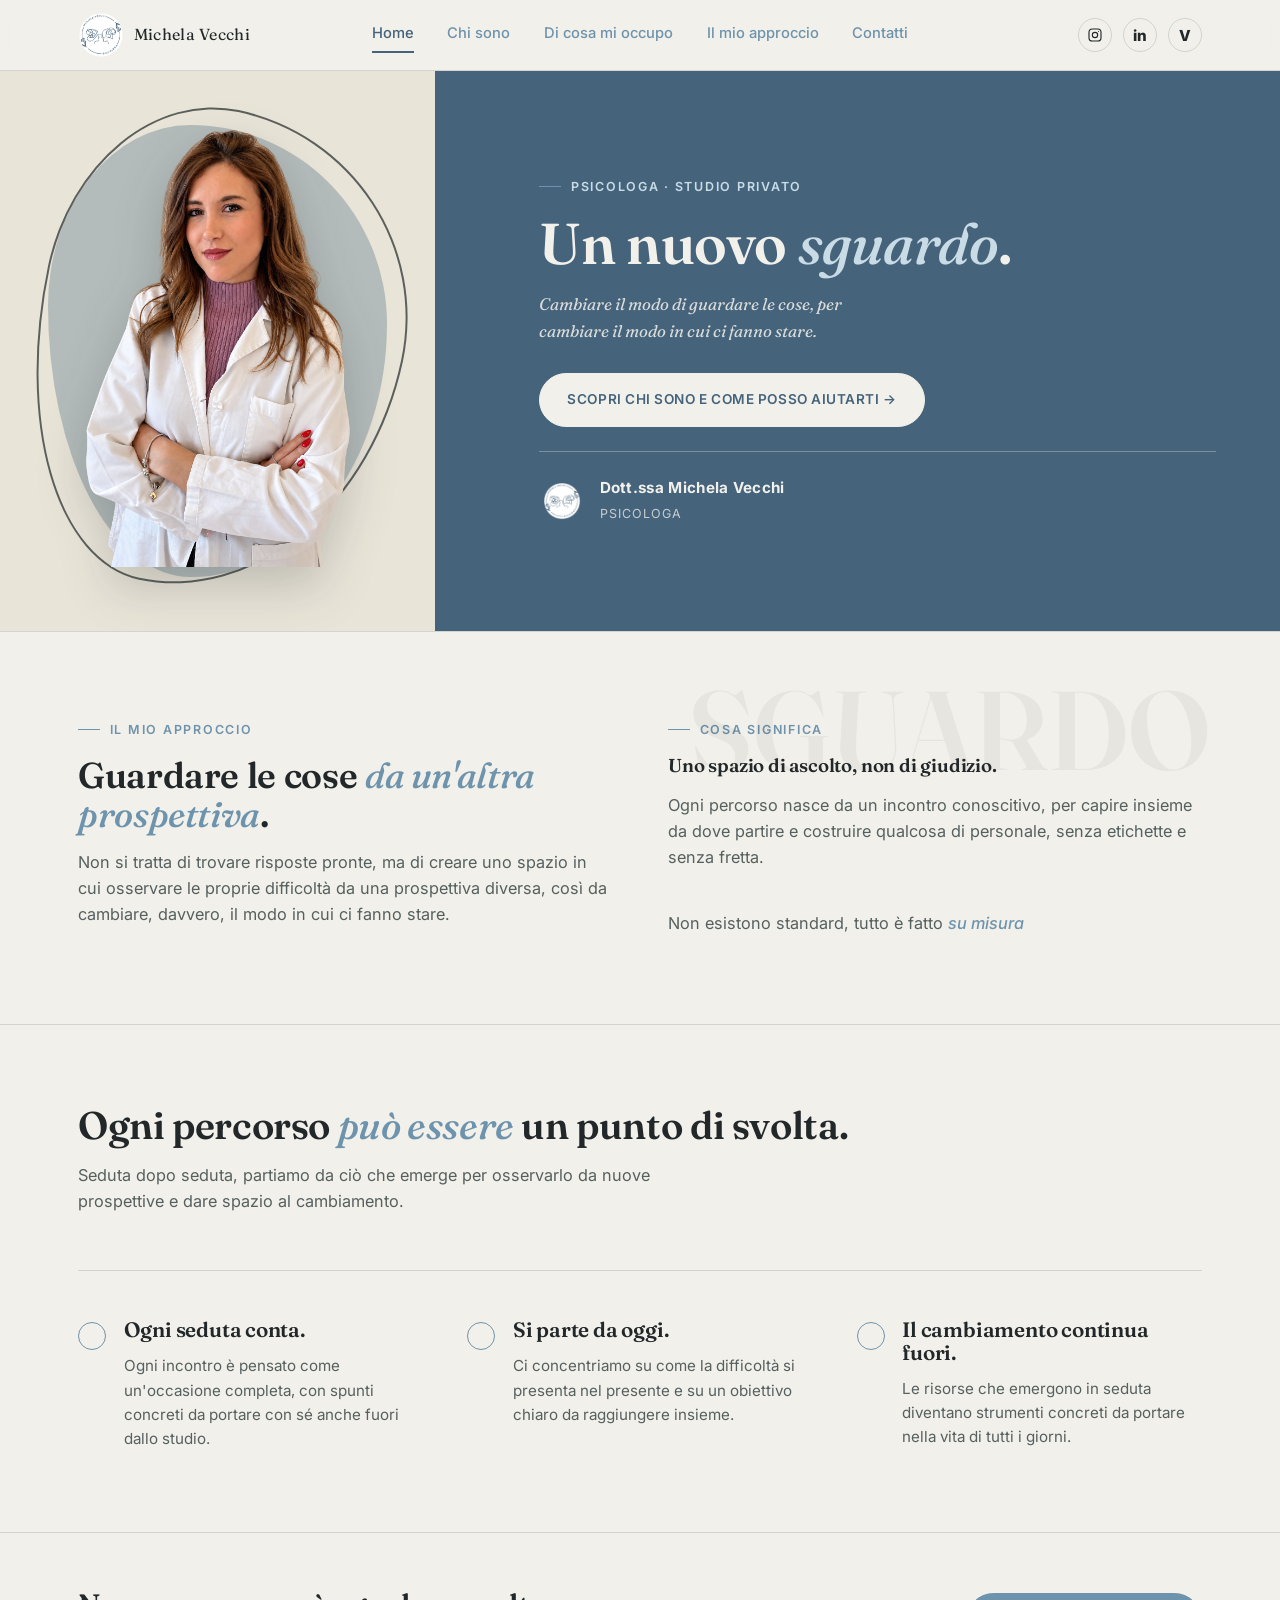
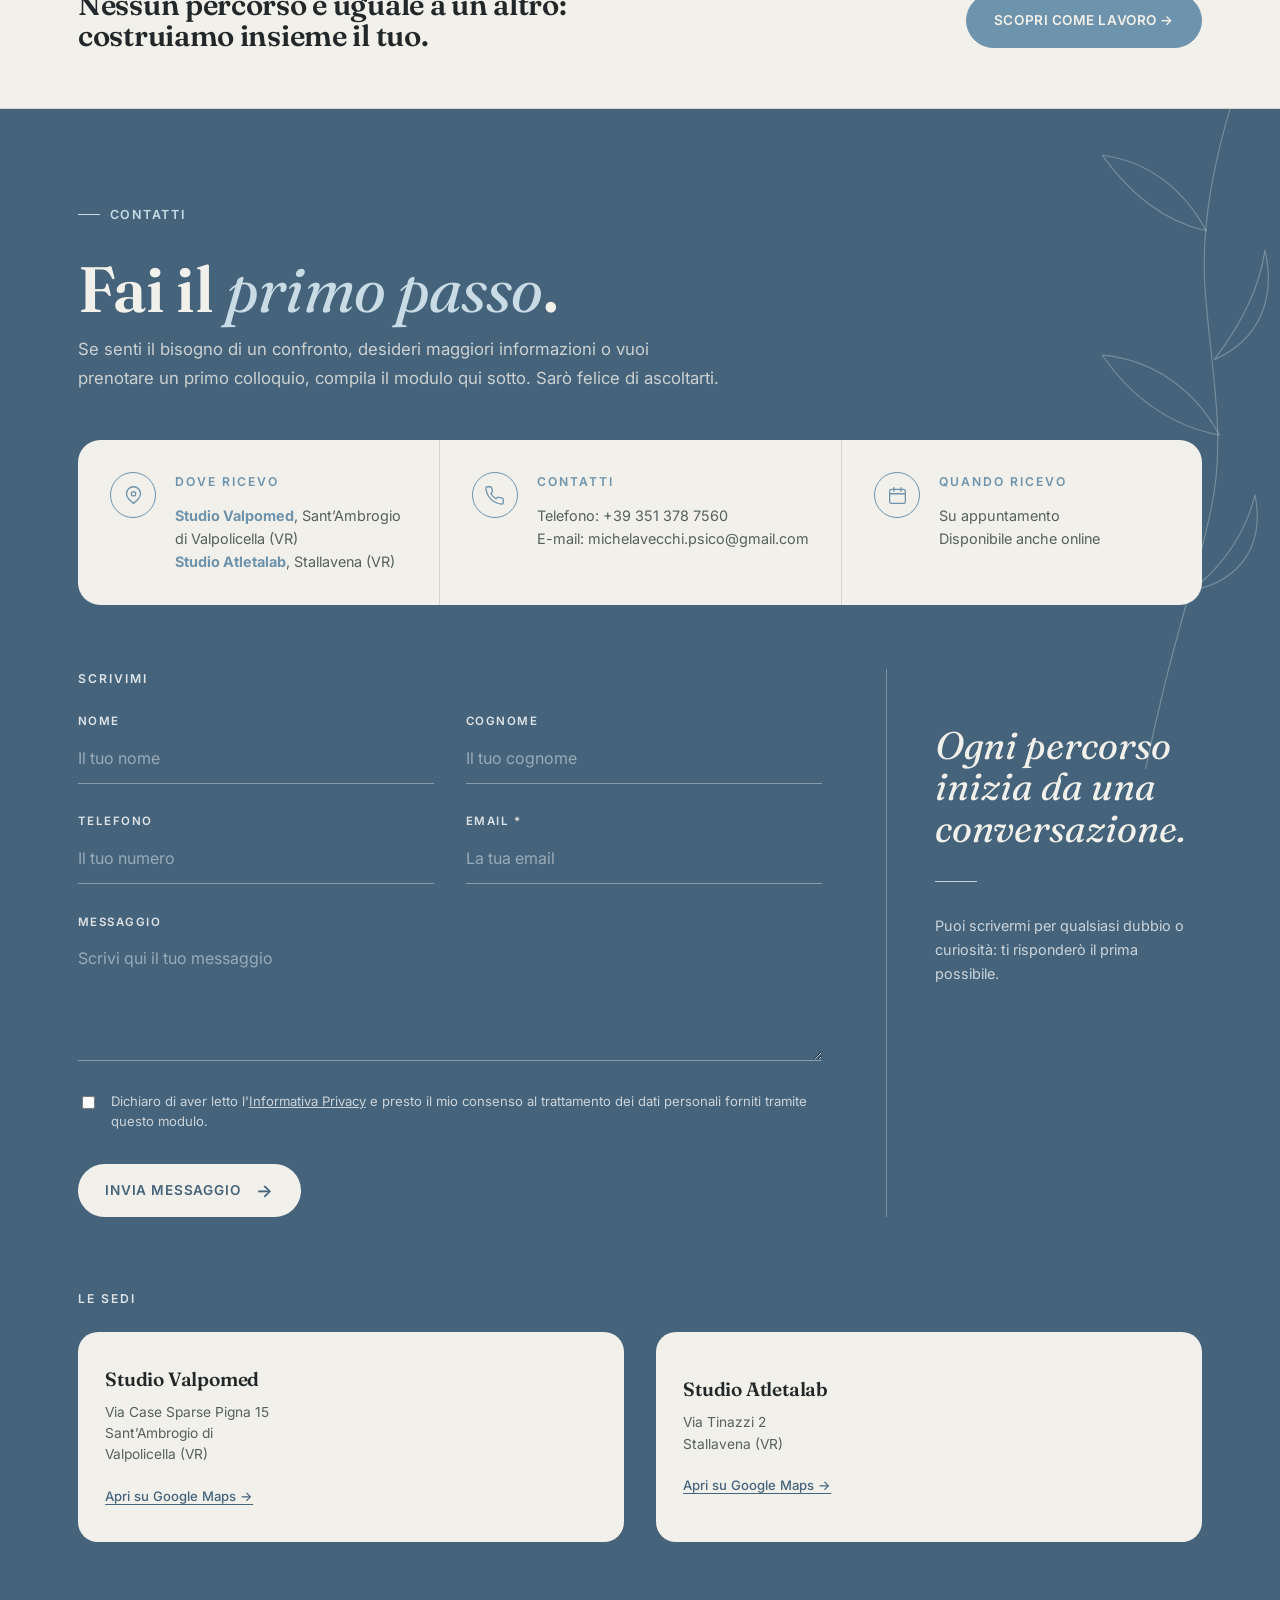
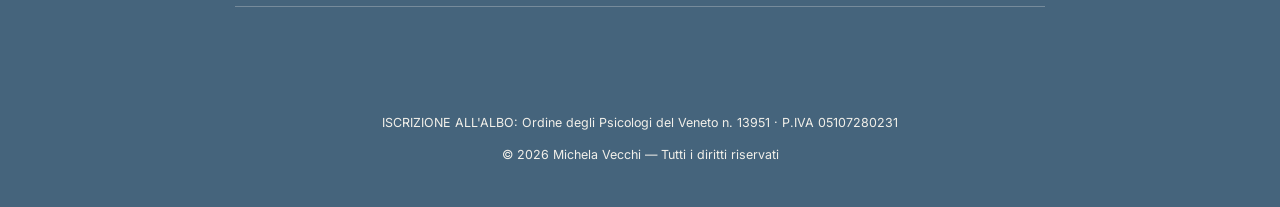
<file: index.html>
<!doctype html>
<html lang="it">
<head>
<meta charset="UTF-8">
<meta name="viewport" content="width=device-width, initial-scale=1">
<title>Dott.ssa Michela Vecchi — Psicologa | Un nuovo sguardo</title>
<meta name="description" content="Dott.ssa Michela Vecchi, Psicologa. Un nuovo sguardo: cambiare il modo di guardare le cose, per cambiare il modo in cui ci fanno stare.">
<link rel="preconnect" href="https://fonts.googleapis.com">
<link rel="preconnect" href="https://fonts.gstatic.com" crossorigin>
<link href="https://fonts.googleapis.com/css2?family=Fraunces:ital,opsz,wght@0,9..144,400;0,9..144,500;0,9..144,600;1,9..144,400;1,9..144,500&family=Inter:wght@400;500;600;700&display=swap" rel="stylesheet">
<link rel="stylesheet" href="styles.css">
</head>
<body>

<header class="site-header">
  <div class="container site-header__row">
    <a class="logo" href="index.html">
      <img class="logo__badge" src="img/logo.png" alt="Logo Michela Vecchi Psicologa">
      Michela Vecchi
    </a>
    <nav class="main-nav" id="siteNav" aria-label="Menu principale">
      <a href="index.html" aria-current="page">Home</a>
      <a href="chi-sono.html">Chi sono</a>
      <a href="di-cosa-mi-occupo.html">Di cosa mi occupo</a>
      <a href="il-mio-approccio.html">Il mio approccio</a>
      <a href="contatti.html">Contatti</a>
      <div class="socials socials--in-nav">
        <a href="https://www.instagram.com/michelavecchi.psicologa" aria-label="Instagram" target="_blank" rel="noopener">
          <svg viewBox="0 0 24 24" fill="none" stroke="currentColor" stroke-width="1.7" stroke-linecap="round" stroke-linejoin="round"><rect x="3" y="3" width="18" height="18" rx="5"></rect><circle cx="12" cy="12" r="4"></circle><circle cx="17.3" cy="6.7" r="0.8" fill="currentColor" stroke="none"></circle></svg>
        </a>
        <a href="https://www.linkedin.com/in/michela-vecchi-b958012a8/" aria-label="LinkedIn" class="social--filled" target="_blank" rel="noopener">
          <span class="socials__glyph socials__glyph--linkedin">in</span>
        </a>
        <a href="https://www.valpomed.it/" aria-label="ValpoMed" class="social--filled social--filled-alt" target="_blank" rel="noopener">
          <span class="socials__glyph socials__glyph--linkedin">V</span>
        </a>
      </div>
    </nav>
    <div class="header-actions">
      <div class="socials">
      <a href="https://www.instagram.com/michelavecchi.psicologa" aria-label="Instagram" target="_blank" rel="noopener">
        <svg viewBox="0 0 24 24" fill="none" stroke="currentColor" stroke-width="1.7" stroke-linecap="round" stroke-linejoin="round"><rect x="3" y="3" width="18" height="18" rx="5"></rect><circle cx="12" cy="12" r="4"></circle><circle cx="17.3" cy="6.7" r="0.8" fill="currentColor" stroke="none"></circle></svg>
      </a>
      <a href="https://www.linkedin.com/in/michela-vecchi-b958012a8/" aria-label="LinkedIn" class="social--filled" target="_blank" rel="noopener">
        <span class="socials__glyph socials__glyph--linkedin">in</span>
      </a>
      <a href="https://www.valpomed.it/" aria-label="ValpoMed" class="social--filled social--filled-alt" target="_blank" rel="noopener">
        <span class="socials__glyph socials__glyph--linkedin">V</span>
      </a>
      </div>
      <button class="nav-toggle" aria-label="Apri il menu" aria-expanded="false" aria-controls="siteNav">
        <span></span><span></span><span></span>
      </button>
    </div>
  </div>
</header>

<main>

  <!-- HERO -->
  <section class="hero-split">
    <div class="hero-split__media">
      <div class="hero-split__shape-wrap">
        <div class="hero-split__blob" aria-hidden="true"></div>
        <div class="hero-split__blob-outline" aria-hidden="true"></div>
        <img class="hero-split__photo" src="img/michela-hero.png" alt="Dott.ssa Michela Vecchi, Psicologa">
      </div>
    </div>
    <div class="hero-split__content">
      <span class="eyebrow">Psicologa · Studio privato</span>
      <h1 class="hero-split__title">Un nuovo <em class="accent-word">sguardo</em>.</h1>
      <p class="hero-split__lede">Cambiare il modo di guardare le cose, per cambiare il modo in cui ci fanno stare.</p>
      <a class="btn" href="chi-sono.html">Scopri chi sono e come posso aiutarti →</a>
      <div class="hero-split__byline">
        <img class="hero-split__badge" src="img/logo.png" alt="Logo Michela Vecchi Psicologa">
        <div>
          <strong>Dott.ssa Michela Vecchi</strong>
          <span>Psicologa</span>
        </div>
      </div>
    </div>
  </section>

  <!-- SPLIT: approccio -->
<section class="split split--alt split--home-approach">
  <div class="container split__grid">

    <div class="split__col">
      <span class="eyebrow">Il mio approccio</span>
      <h2>Guardare le cose <em class="accent-word">da un'altra prospettiva</em>.</h2>

      <p>
        Non si tratta di trovare risposte pronte, ma di creare uno spazio in cui osservare
        le proprie difficoltà da una prospettiva diversa, così da cambiare, davvero, il modo in
        cui ci fanno stare.
      </p>
    </div>

    <div class="split__col split__col--meaning" style="position:relative;">
      <span class="split__watermark" aria-hidden="true">SGUARDO</span>
      <span class="eyebrow">Cosa significa</span>

      <h3>Uno spazio di ascolto, non di giudizio.</h3>

      <p>
        Ogni percorso nasce da un incontro conoscitivo, per capire insieme da dove partire e
        costruire qualcosa di personale, senza etichette e senza fretta.
      </p>

      <div class="split__closing">
        Non esistono standard, tutto è fatto <em class="accent-word">su misura</em>
      </div>
    </div>

  </div>
</section>

  <!-- THREE-UP VALUES -->
  <section class="values">
    <div class="container">
      <div class="values__intro">
        <h2>Ogni percorso <em class="accent-word">può essere</em> un punto di svolta.</h2>
        <p>
          Seduta dopo seduta, partiamo da ciò che emerge per osservarlo da nuove prospettive e dare spazio al cambiamento.
        </p>
      </div>
      <div class="values__grid">
        <div class="value-card">
          <div class="value-card__ring" aria-hidden="true"></div>
          <div class="value-card__body">
            <h3>Ogni seduta conta.</h3>
            <p>Ogni incontro è pensato come un'occasione completa, con spunti concreti da portare con sé anche fuori dallo studio.</p>
          </div>
        </div>
        <div class="value-card">
          <div class="value-card__ring" aria-hidden="true"></div>
          <div class="value-card__body">
            <h3>Si parte da oggi.</h3>
            <p>Ci concentriamo su come la difficoltà si presenta nel presente e su un obiettivo chiaro da raggiungere insieme.</p>
          </div>
        </div>
        <div class="value-card">
          <div class="value-card__ring" aria-hidden="true"></div>
          <div class="value-card__body">
            <h3>Il cambiamento continua fuori.</h3>
            <p>Le risorse che emergono in seduta diventano strumenti concreti da portare nella vita di tutti i giorni.</p>
          </div>
        </div>
      </div>
    </div>
  </section>

  <!-- CTA banner -->
  <section class="cta-banner">
    <div class="container cta-banner__row">
      <h2>Nessun percorso è uguale a un altro: costruiamo insieme il tuo.</h2>
      <a class="btn btn--ghost" href="il-mio-approccio.html">Scopri come lavoro →</a>
    </div>
  </section>

 <section class="contact-page contact-page--dark">

  <!-- Ramoscello decorativo -->
  <svg class="contact-branch"
     viewBox="0 0 360 760"
     fill="none"
     aria-hidden="true">

  <!-- ramo principale -->
  <path
    d="M315 -20
       C285 75 270 150 276 225
       C283 315 300 390 282 470
       C268 540 235 625 205 780"
    stroke="currentColor"
    stroke-width="1.35"
    stroke-linecap="round"/>

  <!-- foglia alta sinistra -->
  <path
    d="M277 155
       C230 145 190 112 160 70
       C208 76 250 105 277 155Z"
    stroke="currentColor"
    stroke-width="1.35"
    stroke-linejoin="round"/>

  <!-- foglia centrale destra -->
  <path
    d="M286 300
       C315 262 337 220 343 177
       C356 232 336 278 286 300Z"
    stroke="currentColor"
    stroke-width="1.35"
    stroke-linejoin="round"/>

  <!-- foglia centrale sinistra -->
  <path
    d="M292 385
       C235 374 191 340 160 295
       C215 300 263 331 292 385Z"
    stroke="currentColor"
    stroke-width="1.35"
    stroke-linejoin="round"/>

  <!-- foglia bassa destra -->
  <path
    d="M260 560
       C298 530 322 492 332 452
       C342 505 320 548 260 560Z"
    stroke="currentColor"
    stroke-width="1.35"
    stroke-linejoin="round"/>

</svg>
   
  <div class="container">

    <!-- INTRO -->
    <div class="contact-intro">
      <span class="eyebrow contact-eyebrow">Contatti</span>

      <h1>Fai il <em>primo passo</em>.</h1>

      <p>
        Se senti il bisogno di un confronto, desideri maggiori informazioni
        o vuoi prenotare un primo colloquio, compila il modulo qui sotto.
        Sarò felice di ascoltarti.
      </p>
    </div>


    <!-- INFORMAZIONI -->
    <div class="contact-info">

      <div class="contact-info__item">
        <div class="contact-info__icon" aria-hidden="true">
          <!-- pin -->
          <svg viewBox="0 0 24 24" fill="none" stroke="currentColor"
               stroke-width="1.5" stroke-linecap="round" stroke-linejoin="round">
            <path d="M20 10c0 5-8 11-8 11S4 15 4 10a8 8 0 1 1 16 0Z"></path>
            <circle cx="12" cy="10" r="2.5"></circle>
          </svg>
        </div>

        <div>
          <span class="contact-info__label">Dove ricevo</span>
          <p>
            <strong class="contact-place">Studio Valpomed</strong>, Sant’Ambrogio di Valpolicella (VR)<br>
            <strong class="contact-place">Studio Atletalab</strong>, Stallavena (VR)
          </p>
        </div>
      </div>


      <div class="contact-info__item">
        <div class="contact-info__icon" aria-hidden="true">
          <!-- telefono -->
          <svg viewBox="0 0 24 24" fill="none" stroke="currentColor"
               stroke-width="1.5" stroke-linecap="round" stroke-linejoin="round">
            <path d="M22 16.92v3a2 2 0 0 1-2.18 2
                     19.79 19.79 0 0 1-8.63-3.07
                     19.5 19.5 0 0 1-6-6
                     19.79 19.79 0 0 1-3.07-8.67
                     A2 2 0 0 1 3.9 2h3
                     a2 2 0 0 1 2 1.72
                     c.12.9.33 1.78.62 2.63
                     a2 2 0 0 1-.45 2.11L7.8 9.73
                     a16 16 0 0 0 6 6l1.27-1.27
                     a2 2 0 0 1 2.11-.45
                     c.85.29 1.73.5 2.63.62
                     A2 2 0 0 1 22 16.92z">
            </path>
          </svg>
        </div>

        <div>
          <span class="contact-info__label">Contatti</span>
          <p>
            Telefono: +39 351 378 7560<br>
            <span class="contact-email">E-mail: michelavecchi.psico@gmail.com</span>
          </p>
        </div>
      </div>


      <div class="contact-info__item">
        <div class="contact-info__icon" aria-hidden="true">
          <!-- calendario -->
          <svg viewBox="0 0 24 24" fill="none" stroke="currentColor"
               stroke-width="1.5" stroke-linecap="round" stroke-linejoin="round">
            <rect x="3" y="5" width="18" height="16" rx="2"></rect>
            <path d="M16 3v4M8 3v4M3 10h18"></path>
          </svg>
        </div>

        <div>
          <span class="contact-info__label">Quando ricevo</span>
          <p>
            Su appuntamento<br>
            Disponibile anche online
          </p>
        </div>
      </div>

    </div>


    <!-- FORM + FRASE LATERALE -->
    <div class="contact-main">

      <div class="contact-form-wrap">

        <span class="contact-form-title">Scrivimi</span>

        <form class="contact-form">

          <div class="contact-form__grid">

            <div class="contact-field">
              <label for="nome">Nome</label>
              <input id="nome" name="nome" type="text" placeholder="Il tuo nome">
            </div>

            <div class="contact-field">
              <label for="cognome">Cognome</label>
              <input id="cognome" name="cognome" type="text" placeholder="Il tuo cognome">
            </div>

            <div class="contact-field">
              <label for="telefono">Telefono</label>
              <input id="telefono" name="telefono" type="tel" placeholder="Il tuo numero">
            </div>

            <div class="contact-field">
              <label for="email">Email *</label>
              <input id="email" name="email" type="email" placeholder="La tua email" required>
            </div>

          </div>

          <div class="contact-field contact-field--message">
          <label for="messaggio">Messaggio</label>
          <textarea
            id="messaggio"
            name="messaggio"
            rows="4"
            placeholder="Scrivi qui il tuo messaggio"></textarea>
        </div>

          <label class="contact-privacy">
            <input type="checkbox" required>
            <span>
              Dichiaro di aver letto l'<a href="#">Informativa Privacy</a>
              e presto il mio consenso al trattamento dei dati personali
              forniti tramite questo modulo.
            </span>
          </label>

          <button class="contact-submit" type="submit">
            Invia messaggio <span>→</span>
          </button>

        </form>
      </div>


      <!-- ELEMENTO CHE DIFFERENZIA VISIVAMENTE LA PAGINA -->
      <aside class="contact-quote">
        <p>Ogni percorso<br>inizia da una<br>conversazione.</p>
        <span class="contact-quote__line"></span>
        <small>
          Puoi scrivermi per qualsiasi dubbio o curiosità:
          ti risponderò il prima possibile.
        </small>
      </aside>

    </div>


    <!-- SEDI -->
    <div class="contact-locations">

      <span class="contact-form-title">Le sedi</span>

      <div class="contact-locations__grid">

        <div class="location-card">
          <div class="location-card__text">
            <h3>Studio Valpomed</h3>
            <p>
              Via Case Sparse Pigna 15<br>
              Sant’Ambrogio di Valpolicella (VR)
            </p>
            <a href="#" target="_blank" rel="noopener">
              Apri su Google Maps →
            </a>
          </div>

          <div class="location-card__map">
            <iframe
              src="https://www.google.com/maps?q=Case+Sparse+Pigna+15,+37015+Sant'Ambrogio+di+Valpolicella+VR&output=embed"
              loading="lazy"
              allowfullscreen
              referrerpolicy="strict-origin-when-cross-origin"
              title="Mappa Studio Valpomed">
            </iframe>
          </div>
        </div>


        <div class="location-card">
          <div class="location-card__text">
            <h3>Studio Atletalab</h3>
            <p>
              Via Tinazzi 2<br>
              Stallavena (VR)
            </p>
            <a href="#" target="_blank" rel="noopener">
              Apri su Google Maps →
            </a>
          </div>

          <div class="location-card__map">
          <iframe
            src="https://www.google.com/maps?q=Via+Tinazzi+2,+37023+Stallavena+VR&output=embed"
            loading="lazy"
            allowfullscreen
            referrerpolicy="strict-origin-when-cross-origin"
            title="Mappa Studio Atletalab">
          </iframe>
        </div>
        </div>

      </div>

    </div>
    <div class="contact-legal-divider"></div>
  </div>

</section>
  
  <footer class="site-footer">
  <div class="container">
    <div class="footer-legal">
      <p>ISCRIZIONE ALL'ALBO: Ordine degli Psicologi del Veneto n. 13951 · P.IVA 05107280231</p>
      <p>© 2026 Michela Vecchi — Tutti i diritti riservati</p>
    </div>
  </div>
</footer>

</main>

<script src="script.js" defer></script>
</body>
</html>
</file>
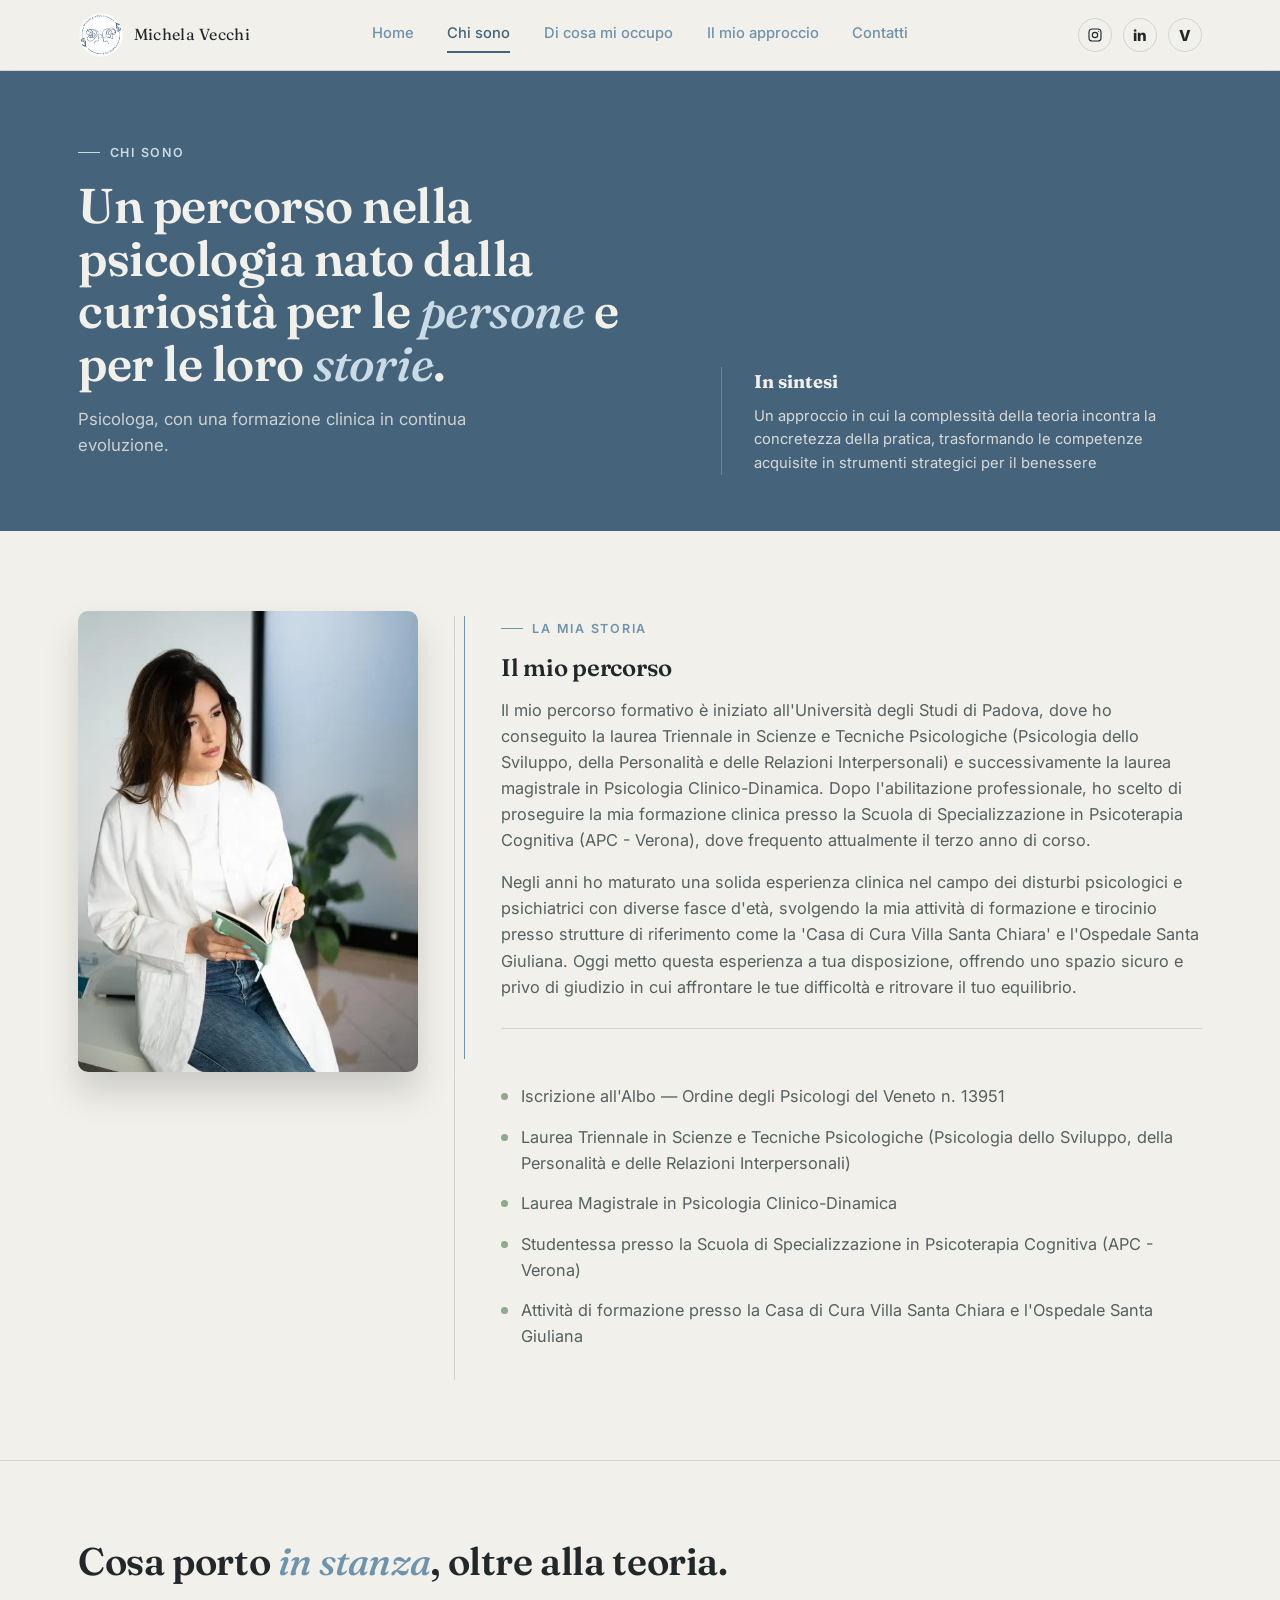
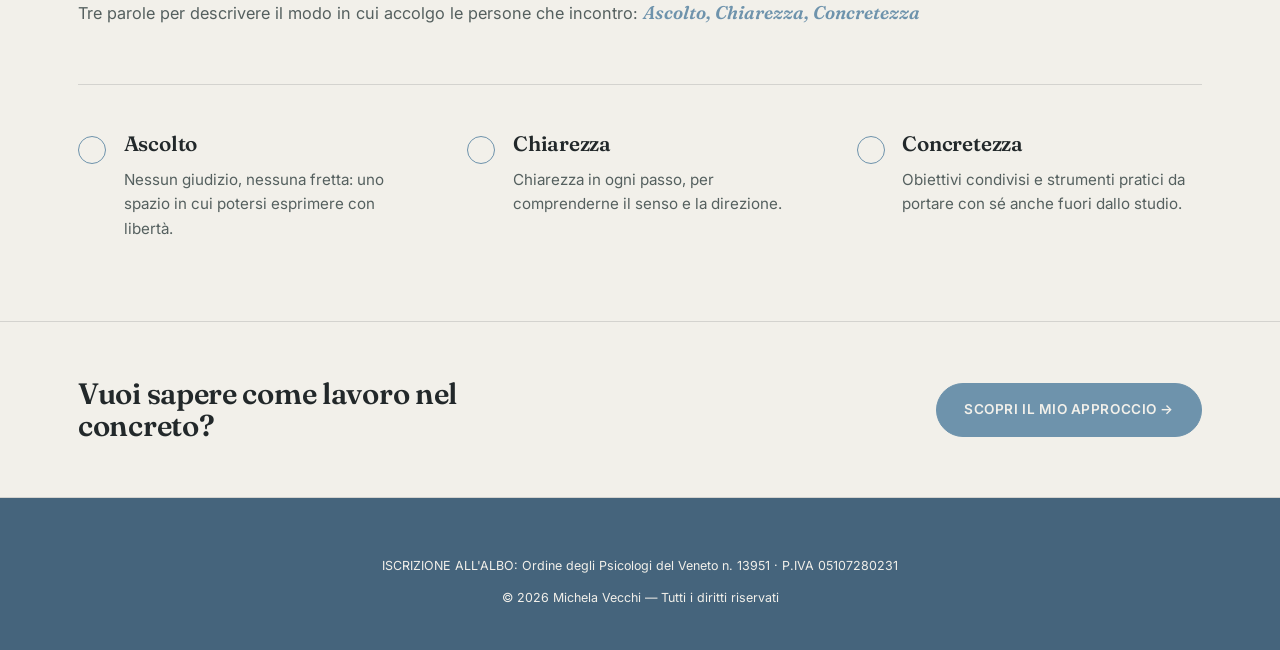
<file: chi-sono.html>
<!doctype html>
<html lang="it">
<head>
<meta charset="UTF-8">
<meta name="viewport" content="width=device-width, initial-scale=1">
<title>Chi sono — Dott.ssa Michela Vecchi Psicologa</title>
<link rel="preconnect" href="https://fonts.googleapis.com">
<link rel="preconnect" href="https://fonts.gstatic.com" crossorigin>
<link href="https://fonts.googleapis.com/css2?family=Fraunces:ital,opsz,wght@0,9..144,400;0,9..144,500;0,9..144,600;1,9..144,500&family=Inter:wght@400;500;600;700&display=swap" rel="stylesheet">
<link rel="stylesheet" href="styles.css">
</head>
<body>

<header class="site-header">
  <div class="container site-header__row">
    <a class="logo" href="index.html">
      <img class="logo__badge" src="img/logo.png" alt="Logo Michela Vecchi Psicologa">
      Michela Vecchi
    </a>
    <nav class="main-nav" id="siteNav" aria-label="Menu principale">
      <a href="index.html">Home</a>
      <a href="chi-sono.html" aria-current="page">Chi sono</a>
      <a href="di-cosa-mi-occupo.html">Di cosa mi occupo</a>
      <a href="il-mio-approccio.html">Il mio approccio</a>
      <a href="contatti.html">Contatti</a>
      <div class="socials socials--in-nav">
        <a href="https://www.instagram.com/michelavecchi.psicologa" aria-label="Instagram" target="_blank" rel="noopener">
          <svg viewBox="0 0 24 24" fill="none" stroke="currentColor" stroke-width="1.7" stroke-linecap="round" stroke-linejoin="round"><rect x="3" y="3" width="18" height="18" rx="5"></rect><circle cx="12" cy="12" r="4"></circle><circle cx="17.3" cy="6.7" r="0.8" fill="currentColor" stroke="none"></circle></svg>
        </a>
        <a href="https://www.linkedin.com/in/michela-vecchi-b958012a8/" aria-label="LinkedIn" class="social--filled" target="_blank" rel="noopener">
          <span class="socials__glyph socials__glyph--linkedin">in</span>
        </a>
        <a href="https://www.valpomed.it/" aria-label="ValpoMed" class="social--filled social--filled-alt" target="_blank" rel="noopener">
          <span class="socials__glyph socials__glyph--linkedin">V</span>
        </a>
      </div>
    </nav>
    <div class="header-actions">
      <div class="socials">
      <a href="https://www.instagram.com/michelavecchi.psicologa" aria-label="Instagram" target="_blank" rel="noopener">
        <svg viewBox="0 0 24 24" fill="none" stroke="currentColor" stroke-width="1.7" stroke-linecap="round" stroke-linejoin="round"><rect x="3" y="3" width="18" height="18" rx="5"></rect><circle cx="12" cy="12" r="4"></circle><circle cx="17.3" cy="6.7" r="0.8" fill="currentColor" stroke="none"></circle></svg>
      </a>
      <a href="https://www.linkedin.com/in/michela-vecchi-b958012a8/" aria-label="LinkedIn" class="social--filled" target="_blank" rel="noopener">
        <span class="socials__glyph socials__glyph--linkedin">in</span>
      </a>
      <a href="https://www.valpomed.it/" aria-label="ValpoMed" class="social--filled social--filled-alt" target="_blank" rel="noopener">
        <span class="socials__glyph socials__glyph--linkedin">V</span>
      </a>
      </div>
      <button class="nav-toggle" aria-label="Apri il menu" aria-expanded="false" aria-controls="siteNav">
        <span></span><span></span><span></span>
      </button>
    </div>
  </div>
</header>

<main>

  <section class="page-hero">
    <div class="container page-hero__grid">
      <div>
        <span class="eyebrow">Chi sono</span>
        <h1>Un percorso nella psicologia nato dalla curiosità per le <em class="accent-word">persone</em> e per le 
          loro <em class="accent-word">storie</em>.</h1>
        <p class="page-hero__lede">
          Psicologa, con una formazione clinica in continua evoluzione.
        </p>
      </div>
      <div class="page-hero__aside">
        <strong>In sintesi</strong>
        <p style="margin:0;">Un approccio in cui la complessità della teoria incontra la concretezza della pratica,
          trasformando le competenze acquisite in strumenti strategici per il benessere</p>
      </div>
    </div>
  </section>

  <section class="bio">
    <div class="container bio__grid">
      <img class="bio__photo" src="img/chi-sono-foto.webp" alt="Dott.ssa Michela Vecchi">
      <div class="bio__divider" aria-hidden="true"><span></span><span></span></div>
      <div class="bio__col">
        <span class="eyebrow">La mia storia</span>
        <h2>Il mio percorso</h2>
        <p>
          Il mio percorso formativo è iniziato all'Università degli Studi di Padova, dove ho conseguito la laurea Triennale in
          Scienze e Tecniche Psicologiche (Psicologia dello Sviluppo, della Personalità e delle Relazioni Interpersonali) e
          successivamente la laurea magistrale in Psicologia Clinico-Dinamica.

          Dopo l'abilitazione professionale, ho scelto di proseguire la mia formazione clinica presso la Scuola di Specializzazione
          in Psicoterapia Cognitiva (APC - Verona),
          dove frequento attualmente il terzo anno di corso.
        </p>
        <p>
          Negli anni ho maturato una solida esperienza clinica nel campo dei disturbi psicologici e psichiatrici con diverse fasce d'età,
          svolgendo la mia attività di formazione e tirocinio presso strutture di riferimento come la 'Casa di Cura Villa Santa Chiara' e
          l'Ospedale Santa Giuliana.

          Oggi metto questa esperienza a tua disposizione, offrendo uno spazio sicuro e privo di giudizio in cui affrontare le tue difficoltà
          e ritrovare il tuo equilibrio.
        </p>
        <ul class="bio__facts">
        <p>
          <li>Iscrizione all'Albo — Ordine degli Psicologi del Veneto n. 13951</li>
          <li>Laurea Triennale in Scienze e Tecniche Psicologiche (Psicologia dello Sviluppo, della Personalità e delle Relazioni Interpersonali)</li>
          <li>Laurea Magistrale in Psicologia Clinico-Dinamica</li>
          <li>Studentessa presso la Scuola di Specializzazione in Psicoterapia Cognitiva (APC - Verona)</li>
          <li>Attività di formazione presso la Casa di Cura Villa Santa Chiara e l'Ospedale Santa Giuliana</li>
        </p>
        </ul>
      </div>
    </div>
  </section>

  <section class="values">
    <div class="container">
      <div class="values__intro">
        <h2>Cosa porto <em class="accent-word">in stanza</em>, oltre alla teoria.</h2>
   <p class="values__tagline">
    <span>Tre parole per descrivere il modo in cui accolgo le persone che incontro:</span>
    <span class="values__keywords">
      Ascolto, Chiarezza, Concretezza
    </span>
  </p>
      </div>
      <div class="values__grid">
        <div class="value-card">
          <div class="value-card__ring" aria-hidden="true"></div>
          <div class="value-card__body">
            <h3>Ascolto</h3>
            <p>Nessun giudizio, nessuna fretta: uno spazio in cui potersi esprimere con libertà.</p>
          </div>
        </div>
        <div class="value-card">
          <div class="value-card__ring" aria-hidden="true"></div>
          <div class="value-card__body">
            <h3>Chiarezza</h3>
            <p>Chiarezza in ogni passo, per comprenderne il senso e la direzione.</p>
          </div>
        </div>
        <div class="value-card">
          <div class="value-card__ring" aria-hidden="true"></div>
          <div class="value-card__body">
            <h3>Concretezza</h3>
            <p>Obiettivi condivisi e strumenti pratici da portare con sé anche fuori dallo studio.</p>
          </div>
        </div>
      </div>
    </div>
  </section>

  <section class="cta-banner">
    <div class="container cta-banner__row">
      <h2>Vuoi sapere come lavoro nel concreto?</h2>
      <a class="btn btn--ghost" href="il-mio-approccio.html">Scopri il mio approccio →</a>
    </div>
  </section>

</main>

<footer class="site-footer">
  <div class="container">
    <div class="footer-legal">
      <p>ISCRIZIONE ALL'ALBO: Ordine degli Psicologi del Veneto n. 13951 · P.IVA 05107280231</p>
      <p>© 2026 Michela Vecchi — Tutti i diritti riservati</p>
    </div>
  </div>
</footer>

<script src="script.js" defer></script>
</body>
</html>
</file>
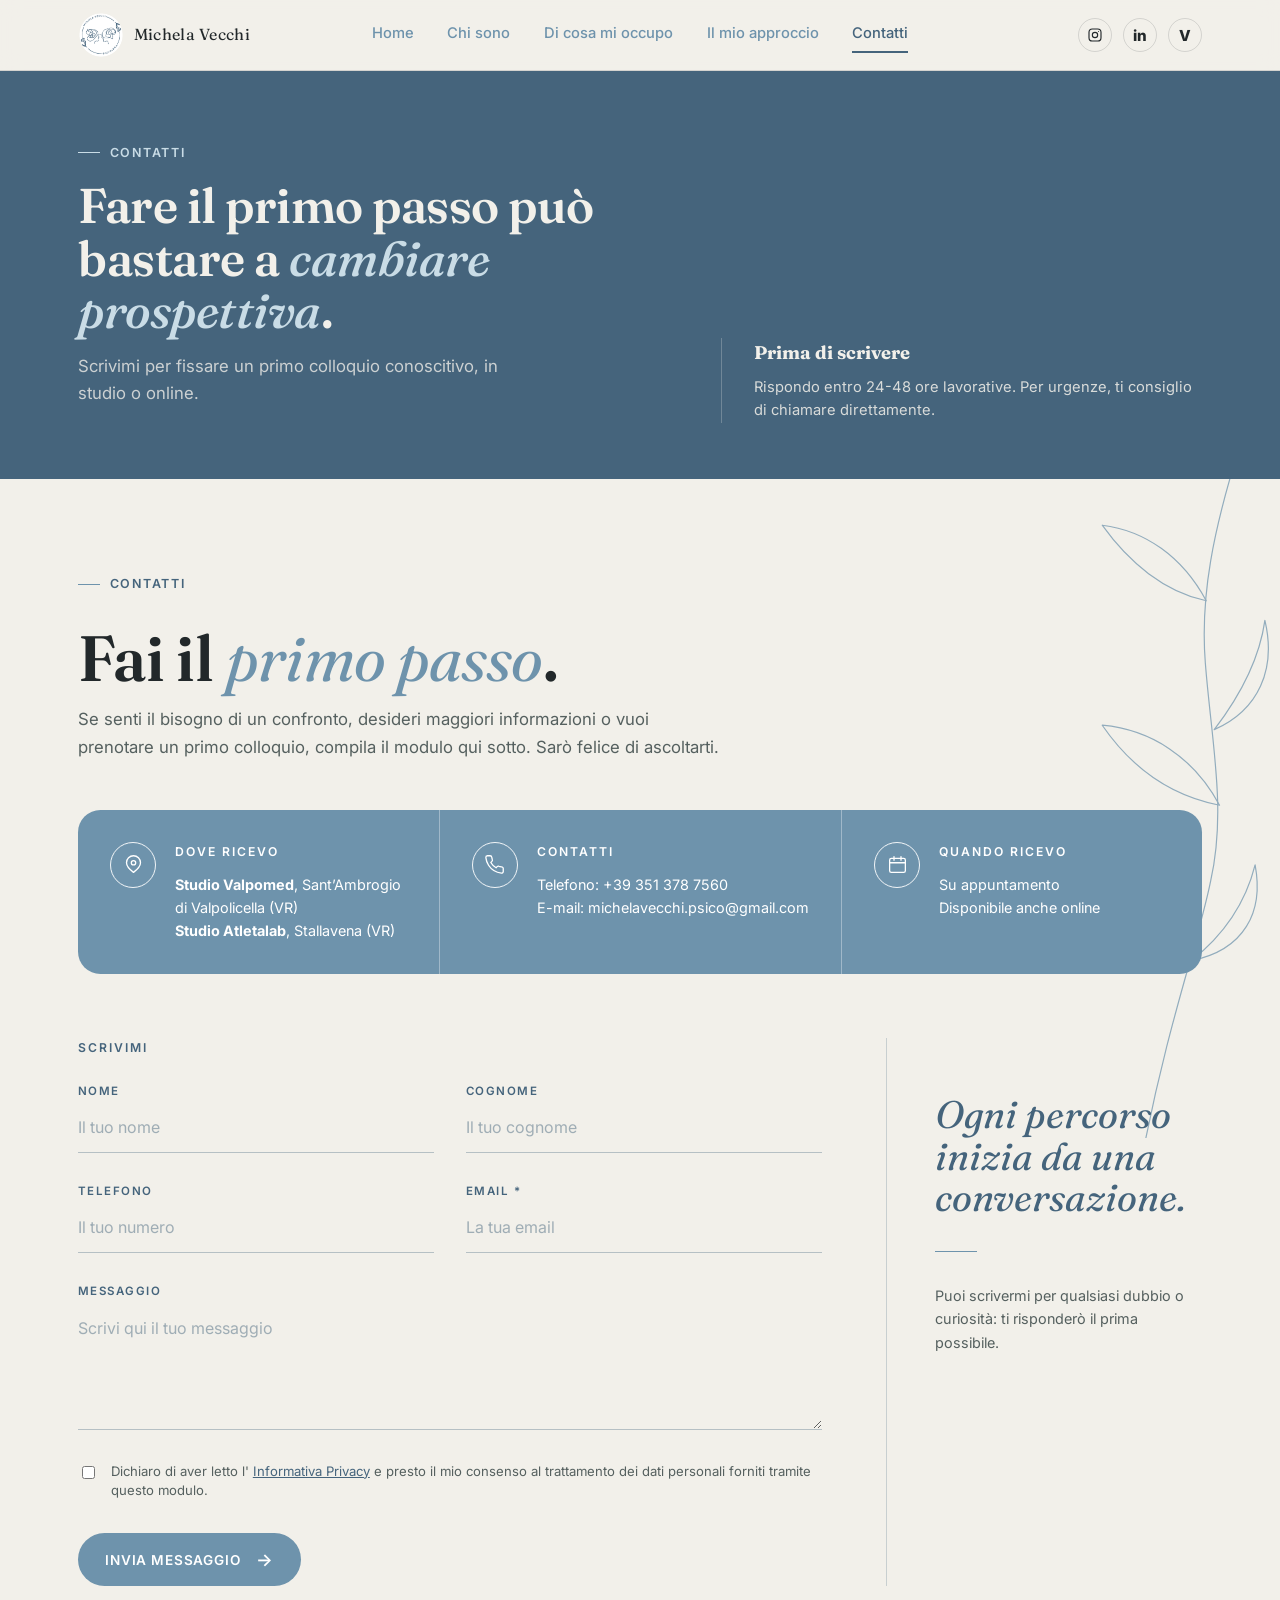
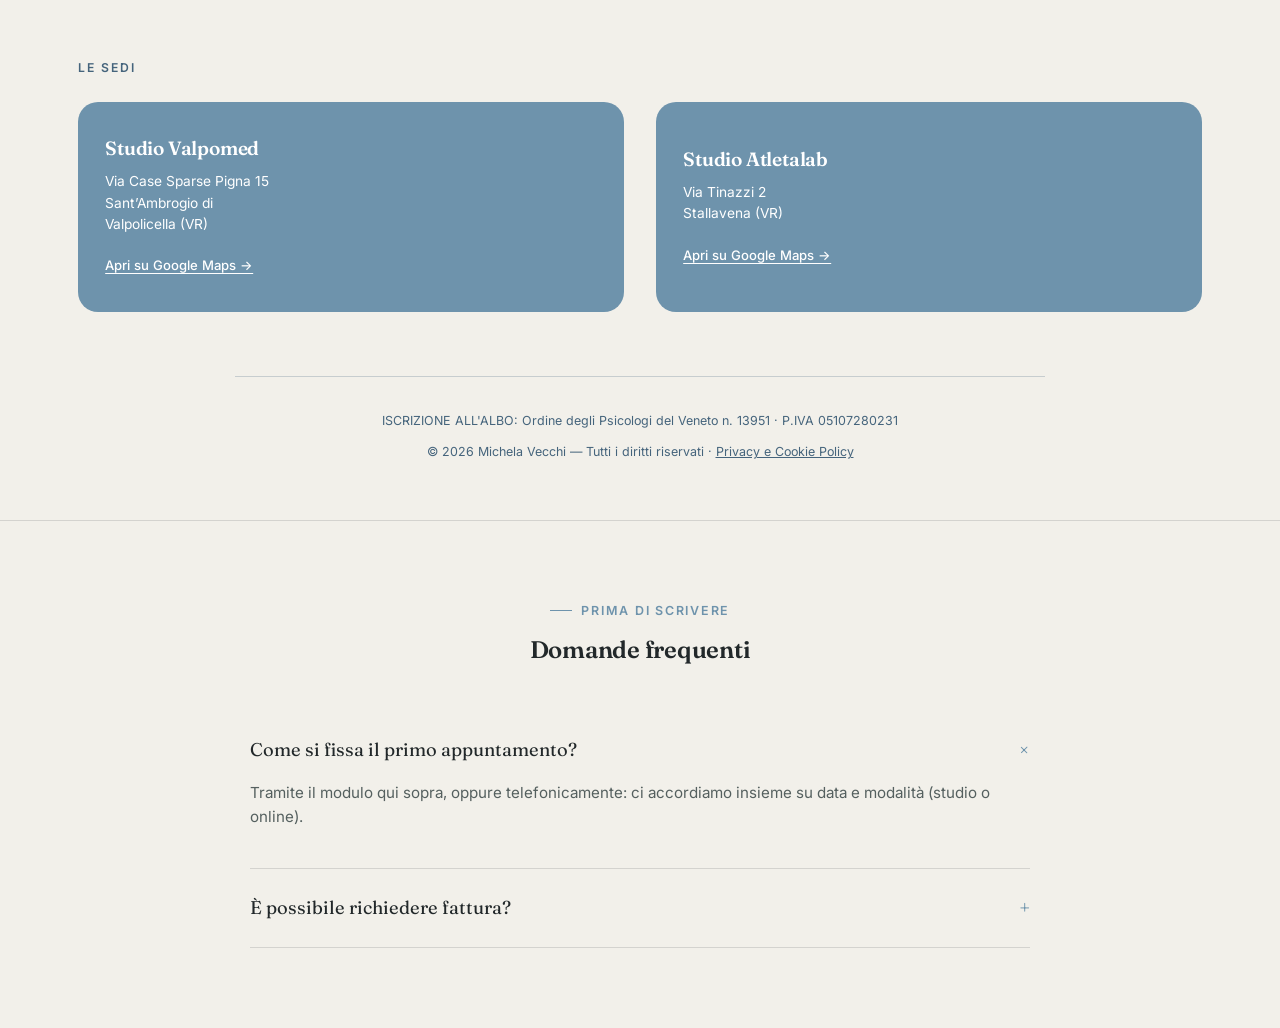
<file: contatti.html>
<!doctype html>
<html lang="it">
<head>
<meta charset="UTF-8">
<meta name="viewport" content="width=device-width, initial-scale=1">

<title>Contatti — Dott.ssa Michela Vecchi Psicologa</title>

<link rel="preconnect" href="https://fonts.googleapis.com">
<link rel="preconnect" href="https://fonts.gstatic.com" crossorigin>

<link href="https://fonts.googleapis.com/css2?family=Fraunces:ital,opsz,wght@0,9..144,400;0,9..144,500;0,9..144,600;1,9..144,400;1,9..144,500&family=Inter:wght@400;500;600;700&display=swap" rel="stylesheet">

<link rel="stylesheet" href="styles.css">
</head>

<body>

<header class="site-header">
  <div class="container site-header__row">

    <a class="logo" href="index.html">
      <img class="logo__badge" src="img/logo.png" alt="Logo Michela Vecchi Psicologa">
      Michela Vecchi
    </a>

    <nav class="main-nav" id="siteNav" aria-label="Menu principale">

      <a href="index.html">Home</a>
      <a href="chi-sono.html">Chi sono</a>
      <a href="di-cosa-mi-occupo.html">Di cosa mi occupo</a>
      <a href="il-mio-approccio.html">Il mio approccio</a>
      <a href="contatti.html" aria-current="page">Contatti</a>

      <div class="socials socials--in-nav">

        <a
          href="https://www.instagram.com/michelavecchi.psicologa"
          aria-label="Instagram"
          target="_blank"
          rel="noopener"
        >
          <svg viewBox="0 0 24 24" fill="none" stroke="currentColor"
               stroke-width="1.7" stroke-linecap="round" stroke-linejoin="round">
            <rect x="3" y="3" width="18" height="18" rx="5"></rect>
            <circle cx="12" cy="12" r="4"></circle>
            <circle cx="17.3" cy="6.7" r="0.8" fill="currentColor" stroke="none"></circle>
          </svg>
        </a>

        <a
          href="https://www.linkedin.com/in/michela-vecchi-b958012a8/"
          aria-label="LinkedIn"
          class="social--filled"
          target="_blank"
          rel="noopener"
        >
          <span class="socials__glyph socials__glyph--linkedin">in</span>
        </a>

        <a
          href="https://www.valpomed.it/"
          aria-label="ValpoMed"
          class="social--filled social--filled-alt"
          target="_blank"
          rel="noopener"
        >
          <span class="socials__glyph socials__glyph--linkedin">V</span>
        </a>

      </div>
    </nav>

    <div class="header-actions">

      <div class="socials">

        <a
          href="https://www.instagram.com/michelavecchi.psicologa"
          aria-label="Instagram"
          target="_blank"
          rel="noopener"
        >
          <svg viewBox="0 0 24 24" fill="none" stroke="currentColor"
               stroke-width="1.7" stroke-linecap="round" stroke-linejoin="round">
            <rect x="3" y="3" width="18" height="18" rx="5"></rect>
            <circle cx="12" cy="12" r="4"></circle>
            <circle cx="17.3" cy="6.7" r="0.8" fill="currentColor" stroke="none"></circle>
          </svg>
        </a>

        <a
          href="https://www.linkedin.com/in/michela-vecchi-b958012a8/"
          aria-label="LinkedIn"
          class="social--filled"
          target="_blank"
          rel="noopener"
        >
          <span class="socials__glyph socials__glyph--linkedin">in</span>
        </a>

        <a
          href="https://www.valpomed.it/"
          aria-label="ValpoMed"
          class="social--filled social--filled-alt"
          target="_blank"
          rel="noopener"
        >
          <span class="socials__glyph socials__glyph--linkedin">V</span>
        </a>

      </div>

      <button
        class="nav-toggle"
        aria-label="Apri il menu"
        aria-expanded="false"
        aria-controls="siteNav"
      >
        <span></span>
        <span></span>
        <span></span>
      </button>

    </div>

  </div>
</header>


<main>

  <!-- HERO CONTATTI -->
  <section class="page-hero">
    <div class="container page-hero__grid">
      <div>
        <span class="eyebrow">Contatti</span>
        <h1>Fare il primo passo può bastare a <em class="accent-word">cambiare prospettiva</em>.</h1>
        <p class="page-hero__lede">
          Scrivimi per fissare un primo colloquio conoscitivo, in studio o online.
        </p>
      </div>

      <div class="page-hero__aside">
        <strong>Prima di scrivere</strong>
        <p style="margin:0;">
          Rispondo entro 24-48 ore lavorative. Per urgenze, ti consiglio di chiamare direttamente.
        </p>
      </div>
    </div>
  </section>

  <!-- CONTATTI -->
  <section class="contact-page contact-page--light">

    <!-- Ramoscello decorativo -->
    <svg class="contact-branch"
     viewBox="0 0 360 760"
     fill="none"
     aria-hidden="true">

  <!-- ramo principale -->
  <path
    d="M315 -20
       C285 75 270 150 276 225
       C283 315 300 390 282 470
       C268 540 235 625 205 780"
    stroke="currentColor"
    stroke-width="1.35"
    stroke-linecap="round"/>

  <!-- foglia alta sinistra -->
  <path
    d="M277 155
       C230 145 190 112 160 70
       C208 76 250 105 277 155Z"
    stroke="currentColor"
    stroke-width="1.35"
    stroke-linejoin="round"/>

  <!-- foglia centrale destra -->
  <path
    d="M286 300
       C315 262 337 220 343 177
       C356 232 336 278 286 300Z"
    stroke="currentColor"
    stroke-width="1.35"
    stroke-linejoin="round"/>

  <!-- foglia centrale sinistra -->
  <path
    d="M292 385
       C235 374 191 340 160 295
       C215 300 263 331 292 385Z"
    stroke="currentColor"
    stroke-width="1.35"
    stroke-linejoin="round"/>

  <!-- foglia bassa destra -->
  <path
    d="M260 560
       C298 530 322 492 332 452
       C342 505 320 548 260 560Z"
    stroke="currentColor"
    stroke-width="1.35"
    stroke-linejoin="round"/>

</svg>


    <div class="container">

      <!-- INTRO -->
      <div class="contact-intro">

        <span class="eyebrow contact-eyebrow">Contatti</span>

        <h1>Fai il <em class="accent-word">primo passo</em>.</h1>

        <p>
          Se senti il bisogno di un confronto, desideri maggiori informazioni o vuoi prenotare un primo colloquio, 
          compila il modulo qui sotto. Sarò felice di ascoltarti.
        </p>

      </div>


      <!-- INFORMAZIONI -->
      <div class="contact-info">

        <div class="contact-info__item">

          <div class="contact-info__icon" aria-hidden="true">
            <svg viewBox="0 0 24 24" fill="none" stroke="currentColor"
                 stroke-width="1.5" stroke-linecap="round" stroke-linejoin="round">
              <path d="M20 10c0 5-8 11-8 11S4 15 4 10a8 8 0 1 1 16 0Z"></path>
              <circle cx="12" cy="10" r="2.5"></circle>
            </svg>
          </div>

          <div>
            <span class="contact-info__label">Dove ricevo</span>

            <p>
              <strong class="contact-place">Studio Valpomed</strong>,
              Sant’Ambrogio di Valpolicella (VR)<br>

              <strong class="contact-place">Studio Atletalab</strong>,
              Stallavena (VR)
            </p>
          </div>

        </div>


        <div class="contact-info__item">

          <div class="contact-info__icon" aria-hidden="true">
            <svg viewBox="0 0 24 24" fill="none" stroke="currentColor"
                 stroke-width="1.5" stroke-linecap="round" stroke-linejoin="round">
              <path d="M22 16.92v3a2 2 0 0 1-2.18 2
                       19.79 19.79 0 0 1-8.63-3.07
                       19.5 19.5 0 0 1-6-6
                       19.79 19.79 0 0 1-3.07-8.67
                       A2 2 0 0 1 3.9 2h3
                       a2 2 0 0 1 2 1.72
                       c.12.9.33 1.78.62 2.63
                       a2 2 0 0 1-.45 2.11L7.8 9.73
                       a16 16 0 0 0 6 6l1.27-1.27
                       a2 2 0 0 1 2.11-.45
                       c.85.29 1.73.5 2.63.62
                       A2 2 0 0 1 22 16.92z">
              </path>
            </svg>
          </div>

          <div>
            <span class="contact-info__label">Contatti</span>

            <p>
              Telefono: +39 351 378 7560<br>
              <span class="contact-email">
                E-mail: michelavecchi.psico@gmail.com
              </span>
            </p>
          </div>

        </div>


        <div class="contact-info__item">

          <div class="contact-info__icon" aria-hidden="true">
            <svg viewBox="0 0 24 24" fill="none" stroke="currentColor"
                 stroke-width="1.5" stroke-linecap="round" stroke-linejoin="round">
              <rect x="3" y="5" width="18" height="16" rx="2"></rect>
              <path d="M16 3v4M8 3v4M3 10h18"></path>
            </svg>
          </div>

          <div>
            <span class="contact-info__label">Quando ricevo</span>

            <p>
              Su appuntamento<br>
              Disponibile anche online
            </p>
          </div>

        </div>

      </div>


      <!-- FORM + FRASE LATERALE -->
      <div class="contact-main">

        <div class="contact-form-wrap">

          <span class="contact-form-title">
            Scrivimi
          </span>

          <form class="contact-form" onsubmit="return false;">

            <div class="contact-form__grid">

              <div class="contact-field">
                <label for="nome">Nome</label>
                <input
                  id="nome"
                  name="nome"
                  type="text"
                  placeholder="Il tuo nome">
              </div>

              <div class="contact-field">
                <label for="cognome">Cognome</label>
                <input
                  id="cognome"
                  name="cognome"
                  type="text"
                  placeholder="Il tuo cognome">
              </div>

              <div class="contact-field">
                <label for="telefono">Telefono</label>
                <input
                  id="telefono"
                  name="telefono"
                  type="tel"
                  placeholder="Il tuo numero">
              </div>

              <div class="contact-field">
                <label for="email">Email *</label>
                <input
                  id="email"
                  name="email"
                  type="email"
                  placeholder="La tua email"
                  required>
              </div>

            </div>


            <div class="contact-field contact-field--message">

              <label for="messaggio">
                Messaggio
              </label>

              <textarea
                id="messaggio"
                name="messaggio"
                rows="4"
                placeholder="Scrivi qui il tuo messaggio"></textarea>

            </div>


            <label class="contact-privacy">

              <input type="checkbox" required>

              <span>
                Dichiaro di aver letto l'
                <a href="#">Informativa Privacy</a>
                e presto il mio consenso al trattamento dei dati personali
                forniti tramite questo modulo.
              </span>

            </label>


            <button
              class="contact-submit"
              type="submit"
            >
              Invia messaggio <span>→</span>
            </button>

          </form>

        </div>


        <aside class="contact-quote">

          <p>
            Ogni percorso<br>
            inizia da una<br>
            conversazione.
          </p>

          <span class="contact-quote__line"></span>

          <small>
            Puoi scrivermi per qualsiasi dubbio o curiosità:
            ti risponderò il prima possibile.
          </small>

        </aside>

      </div>


      <!-- SEDI -->
      <div class="contact-locations">

        <span class="contact-form-title">
          Le sedi
        </span>


        <div class="contact-locations__grid">

          <!-- VALPOMED -->
          <div class="location-card">

            <div class="location-card__text">

              <h3>Studio Valpomed</h3>

              <p>
                Via Case Sparse Pigna 15<br>
                Sant’Ambrogio di Valpolicella (VR)
              </p>

              <a
                href="https://www.google.com/maps?q=Case+Sparse+Pigna+15,+37015+Sant'Ambrogio+di+Valpolicella+VR"
                target="_blank"
                rel="noopener"
              >
                Apri su Google Maps →
              </a>

            </div>


            <div class="location-card__map">

              <iframe
                src="https://www.google.com/maps?q=Case+Sparse+Pigna+15,+37015+Sant'Ambrogio+di+Valpolicella+VR&output=embed"
                loading="lazy"
                allowfullscreen
                referrerpolicy="strict-origin-when-cross-origin"
                title="Mappa Studio Valpomed">
              </iframe>

            </div>

          </div>


          <!-- ATLETALAB -->
          <div class="location-card">

            <div class="location-card__text">

              <h3>Studio Atletalab</h3>

              <p>
                Via Tinazzi 2<br>
                Stallavena (VR)
              </p>

              <a
                href="https://www.google.com/maps?q=Via+Tinazzi+2,+37023+Stallavena+VR"
                target="_blank"
                rel="noopener"
              >
                Apri su Google Maps →
              </a>

            </div>


            <div class="location-card__map">

              <iframe
                src="https://www.google.com/maps?q=Via+Tinazzi+2,+37023+Stallavena+VR&output=embed"
                loading="lazy"
                allowfullscreen
                referrerpolicy="strict-origin-when-cross-origin"
                title="Mappa Studio Atletalab">
              </iframe>

            </div>

          </div>

        </div>

      </div>


      <!-- LINEA -->
      <div class="contact-legal-divider"></div>


      <!-- LEGALE -->
      <div class="footer-legal footer-legal--in-contact">

        <p>
          ISCRIZIONE ALL'ALBO:
          Ordine degli Psicologi del Veneto n. 13951 ·
          P.IVA 05107280231
        </p>

        <p>
          © 2026 Michela Vecchi — Tutti i diritti riservati ·
          <a href="#">Privacy e Cookie Policy</a>
        </p>

      </div>

    </div>

  </section>


  <!-- FAQ -->
  <section class="faq">

    <div class="container">

      <span
        class="eyebrow"
        style="justify-content:center; display:flex;"
      >
        Prima di scrivere
      </span>

      <h2 style="text-align:center;">
        Domande frequenti
      </h2>

      <div class="faq__list">

        <details class="faq-item" open>

          <summary>
            Come si fissa il primo appuntamento?
          </summary>

          <p>
            Tramite il modulo qui sopra, oppure telefonicamente:
            ci accordiamo insieme su data e modalità
            (studio o online).
          </p>

        </details>


        <details class="faq-item">

          <summary>
            È possibile richiedere fattura?
          </summary>

          <p>
            Sì, viene rilasciata regolare fattura per ogni seduta. Le spese sanitarie relative alla psicoterapia sono detraibili ai fini fiscali.
          </p>

        </details>

      </div>

    </div>

  </section>

</main>


<script src="script.js" defer></script>

</body>
</html>
</file>
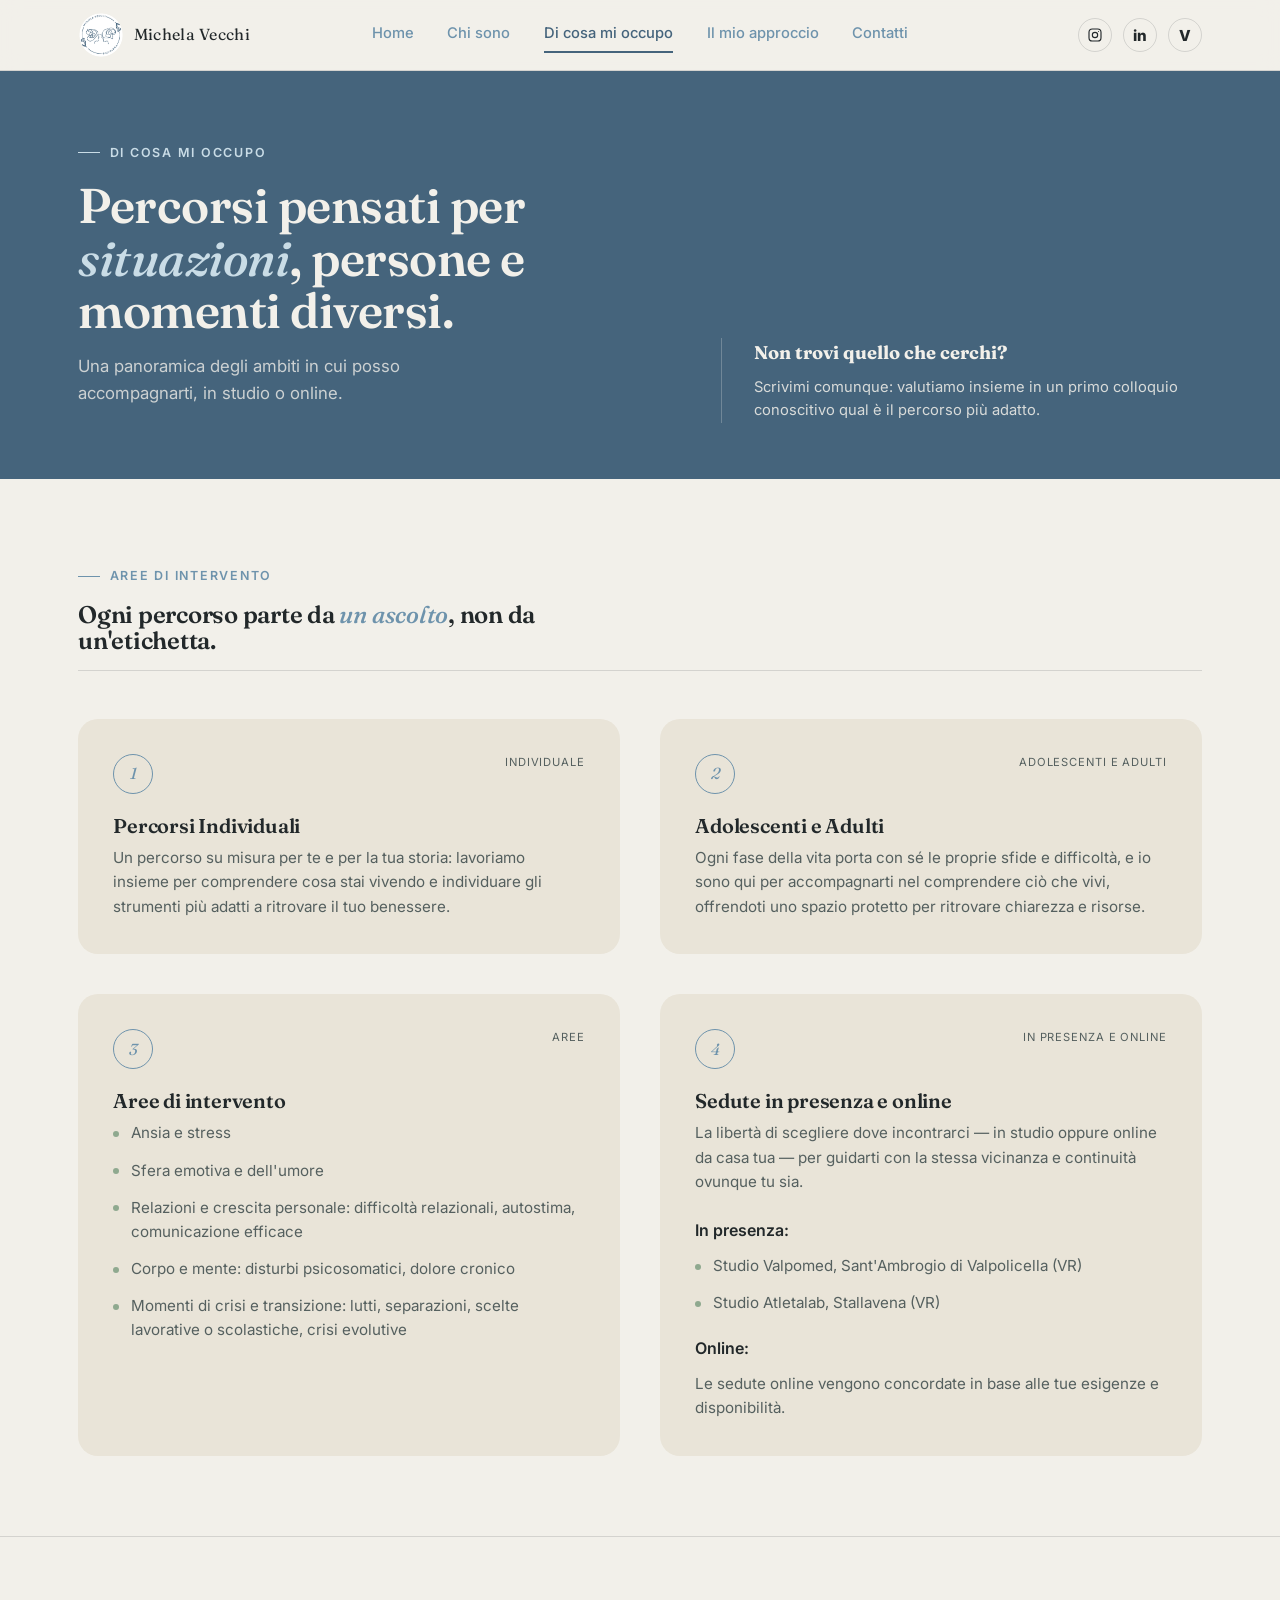
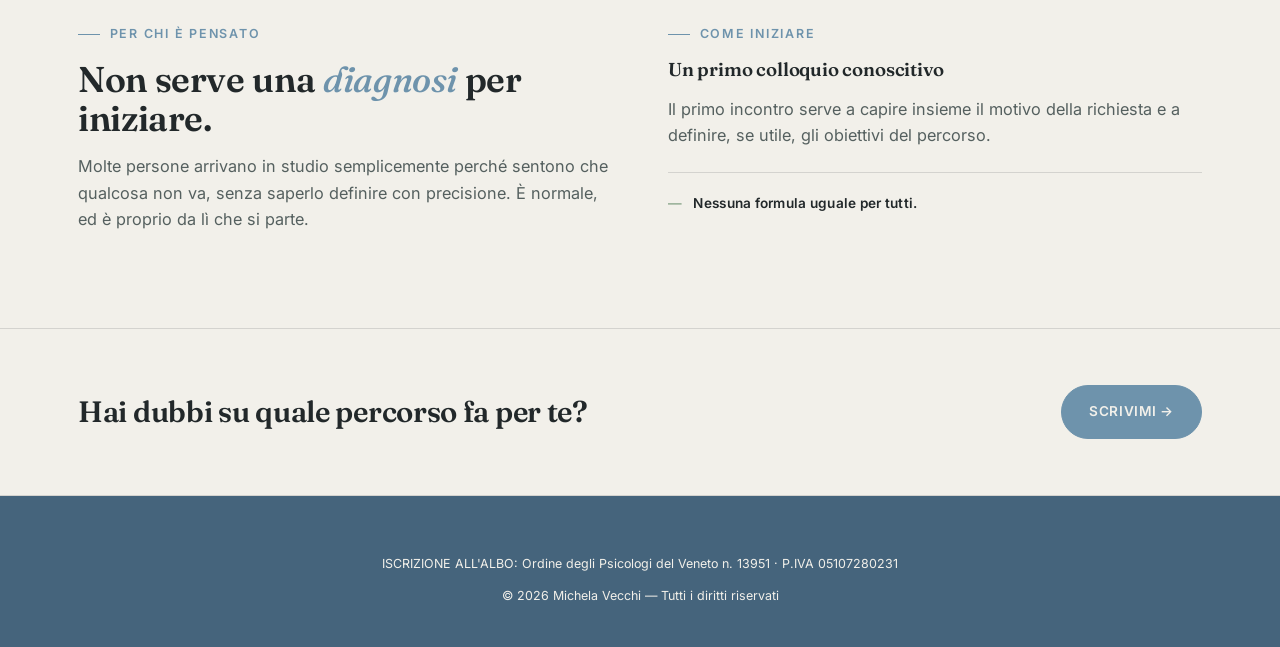
<file: di-cosa-mi-occupo.html>
<!doctype html>
<html lang="it">
<head>
<meta charset="UTF-8">
<meta name="viewport" content="width=device-width, initial-scale=1">

<title>Di cosa mi occupo — Dott.ssa Michela Vecchi Psicologa</title>

<link rel="preconnect" href="https://fonts.googleapis.com">
<link rel="preconnect" href="https://fonts.gstatic.com" crossorigin>

<link href="https://fonts.googleapis.com/css2?family=Fraunces:ital,opsz,wght@0,9..144,400;0,9..144,500;0,9..144,600;1,9..144,500&family=Inter:wght@400;500;600;700&display=swap" rel="stylesheet">

<link rel="stylesheet" href="styles.css">
</head>

<body>

<header class="site-header">
  <div class="container site-header__row">

    <a class="logo" href="index.html">
      <img class="logo__badge" src="img/logo.png" alt="Logo Michela Vecchi Psicologa">
      Michela Vecchi
    </a>

    <nav class="main-nav" id="siteNav" aria-label="Menu principale">

      <a href="index.html">Home</a>
      <a href="chi-sono.html">Chi sono</a>

      <a href="di-cosa-mi-occupo.html" aria-current="page">
        Di cosa mi occupo
      </a>

      <a href="il-mio-approccio.html">Il mio approccio</a>
      <a href="contatti.html">Contatti</a>

      <div class="socials socials--in-nav">

        <a
          href="https://www.instagram.com/michelavecchi.psicologa"
          aria-label="Instagram"
          target="_blank"
          rel="noopener"
        >
          <svg
            viewBox="0 0 24 24"
            fill="none"
            stroke="currentColor"
            stroke-width="1.7"
            stroke-linecap="round"
            stroke-linejoin="round"
          >
            <rect x="3" y="3" width="18" height="18" rx="5"></rect>
            <circle cx="12" cy="12" r="4"></circle>
            <circle
              cx="17.3"
              cy="6.7"
              r="0.8"
              fill="currentColor"
              stroke="none"
            ></circle>
          </svg>
        </a>

        <a
          href="https://www.linkedin.com/in/michela-vecchi-b958012a8/"
          aria-label="LinkedIn"
          class="social--filled"
          target="_blank"
          rel="noopener"
        >
          <span class="socials__glyph socials__glyph--linkedin">in</span>
        </a>

        <a
          href="https://www.valpomed.it/"
          aria-label="ValpoMed"
          class="social--filled social--filled-alt"
          target="_blank"
          rel="noopener"
        >
          <span class="socials__glyph socials__glyph--linkedin">V</span>
        </a>

      </div>
    </nav>


    <div class="header-actions">

      <div class="socials">

        <a
          href="https://www.instagram.com/michelavecchi.psicologa"
          aria-label="Instagram"
          target="_blank"
          rel="noopener"
        >
          <svg
            viewBox="0 0 24 24"
            fill="none"
            stroke="currentColor"
            stroke-width="1.7"
            stroke-linecap="round"
            stroke-linejoin="round"
          >
            <rect x="3" y="3" width="18" height="18" rx="5"></rect>
            <circle cx="12" cy="12" r="4"></circle>
            <circle
              cx="17.3"
              cy="6.7"
              r="0.8"
              fill="currentColor"
              stroke="none"
            ></circle>
          </svg>
        </a>

        <a
          href="https://www.linkedin.com/in/michela-vecchi-b958012a8/"
          aria-label="LinkedIn"
          class="social--filled"
          target="_blank"
          rel="noopener"
        >
          <span class="socials__glyph socials__glyph--linkedin">in</span>
        </a>

        <a
          href="https://www.valpomed.it/"
          aria-label="ValpoMed"
          class="social--filled social--filled-alt"
          target="_blank"
          rel="noopener"
        >
          <span class="socials__glyph socials__glyph--linkedin">V</span>
        </a>

      </div>

      <button
        class="nav-toggle"
        aria-label="Apri il menu"
        aria-expanded="false"
        aria-controls="siteNav"
      >
        <span></span>
        <span></span>
        <span></span>
      </button>

    </div>
  </div>
</header>


<main>

  <!-- HERO -->
  <section class="page-hero">
    <div class="container page-hero__grid">

      <div>
        <span class="eyebrow">Di cosa mi occupo</span>

        <h1>
          Percorsi pensati per
          <em class="accent-word">situazioni</em>,
          persone e momenti diversi.
        </h1>

        <p class="page-hero__lede">
          Una panoramica degli ambiti in cui posso accompagnarti,
          in studio o online.
        </p>
      </div>

      <div class="page-hero__aside">
        <strong>Non trovi quello che cerchi?</strong>

        <p style="margin:0;">
          Scrivimi comunque: valutiamo insieme in un primo colloquio
          conoscitivo qual è il percorso più adatto.
        </p>
      </div>

    </div>
  </section>


  <!-- AREE -->
  <section class="services">
    <div class="container">

      <span class="eyebrow">Aree di intervento</span>

      <h2 style="max-width:30ch;">
        Ogni percorso parte da
        <em class="accent-word">un ascolto</em>,
        non da un'etichetta.
      </h2>


      <div class="services__grid">

        <!-- 1 -->
        <div class="service-card" id="individuale">

          <span class="service-card__tag">Individuale</span>

          <div class="service-card__ring">1</div>

          <h3>Percorsi Individuali</h3>

          <p>
            Un percorso su misura per te e per la tua storia:
            lavoriamo insieme per comprendere cosa stai vivendo
            e individuare gli strumenti più adatti a ritrovare
            il tuo benessere.
          </p>

        </div>


        <!-- 2 -->
        <div class="service-card">

          <span class="service-card__tag">Adolescenti e Adulti</span>

          <div class="service-card__ring">2</div>

          <h3>Adolescenti e Adulti</h3>

          <p>
            Ogni fase della vita porta con sé le proprie sfide e difficoltà,
            e io sono qui per accompagnarti nel comprendere ciò che vivi,
            offrendoti uno spazio protetto per ritrovare chiarezza e risorse.
          </p>

        </div>


        <!-- 3 -->
        <div class="service-card service-card--areas">

          <span class="service-card__tag">Aree</span>

          <div class="service-card__ring">3</div>

          <h3>Aree di intervento</h3>

          <ul class="service-card__list">

            <li>
              Ansia e stress
            </li>

            <li>
              Sfera emotiva e dell'umore
            </li>

            <li>
              Relazioni e crescita personale:
              difficoltà relazionali, autostima, comunicazione efficace
            </li>

            <li>
              Corpo e mente:
              disturbi psicosomatici, dolore cronico
            </li>

            <li>
              Momenti di crisi e transizione:
              lutti, separazioni, scelte lavorative o scolastiche,
              crisi evolutive
            </li>

          </ul>

        </div>


        <!-- 4 -->
        <div class="service-card" id="online">

          <span class="service-card__tag">In presenza e online</span>

          <div class="service-card__ring">4</div>

          <h3>Sedute in presenza e online</h3>

          <p>
            La libertà di scegliere dove incontrarci — in studio oppure
            online da casa tua — per guidarti con la stessa vicinanza
            e continuità ovunque tu sia.
          </p>


          <div class="service-card__locations">

            <strong>In presenza:</strong>

            <ul class="service-card__list">

              <li>
                Studio Valpomed, Sant'Ambrogio di Valpolicella (VR)
              </li>

              <li>
                Studio Atletalab, Stallavena (VR)
              </li>

            </ul>


            <strong>Online:</strong>

            <p>
              Le sedute online vengono concordate in base alle tue esigenze
              e disponibilità.
            </p>

          </div>

        </div>

      </div>
    </div>
  </section>


  <!-- PER CHI / COME INIZIARE -->
  <section class="split split--alt">

    <div class="container split__grid">

      <div class="split__col">

        <span class="eyebrow">Per chi è pensato</span>

        <h2>
          Non serve una
          <em class="accent-word">diagnosi</em>
          per iniziare.
        </h2>

        <p>
          Molte persone arrivano in studio semplicemente perché sentono
          che qualcosa non va, senza saperlo definire con precisione.
          È normale, ed è proprio da lì che si parte.
        </p>

      </div>


      <div class="split__col">

        <span class="eyebrow">Come iniziare</span>

        <h3>Un primo colloquio conoscitivo</h3>

        <p>
          Il primo incontro serve a capire insieme il motivo della richiesta
          e a definire, se utile, gli obiettivi del percorso.
        </p>

        <div class="split__note">
          Nessuna formula uguale per tutti.
        </div>

      </div>

    </div>
  </section>


  <!-- CTA -->
  <section class="cta-banner">

    <div class="container cta-banner__row">

      <h2>
        Hai dubbi su quale percorso fa&nbsp;per&nbsp;te?
      </h2>

      <a class="btn btn--ghost" href="contatti.html">
        Scrivimi →
      </a>

    </div>

  </section>

</main>


<footer class="site-footer">
  <div class="container">

    <div class="footer-legal">

      <p>
        ISCRIZIONE ALL'ALBO:
        Ordine degli Psicologi del Veneto n. 13951 ·
        P.IVA 05107280231
      </p>

      <p>
        © 2026 Michela Vecchi — Tutti i diritti riservati
      </p>

    </div>

  </div>
</footer>


<script src="script.js" defer></script>

</body>
</html>
</file>
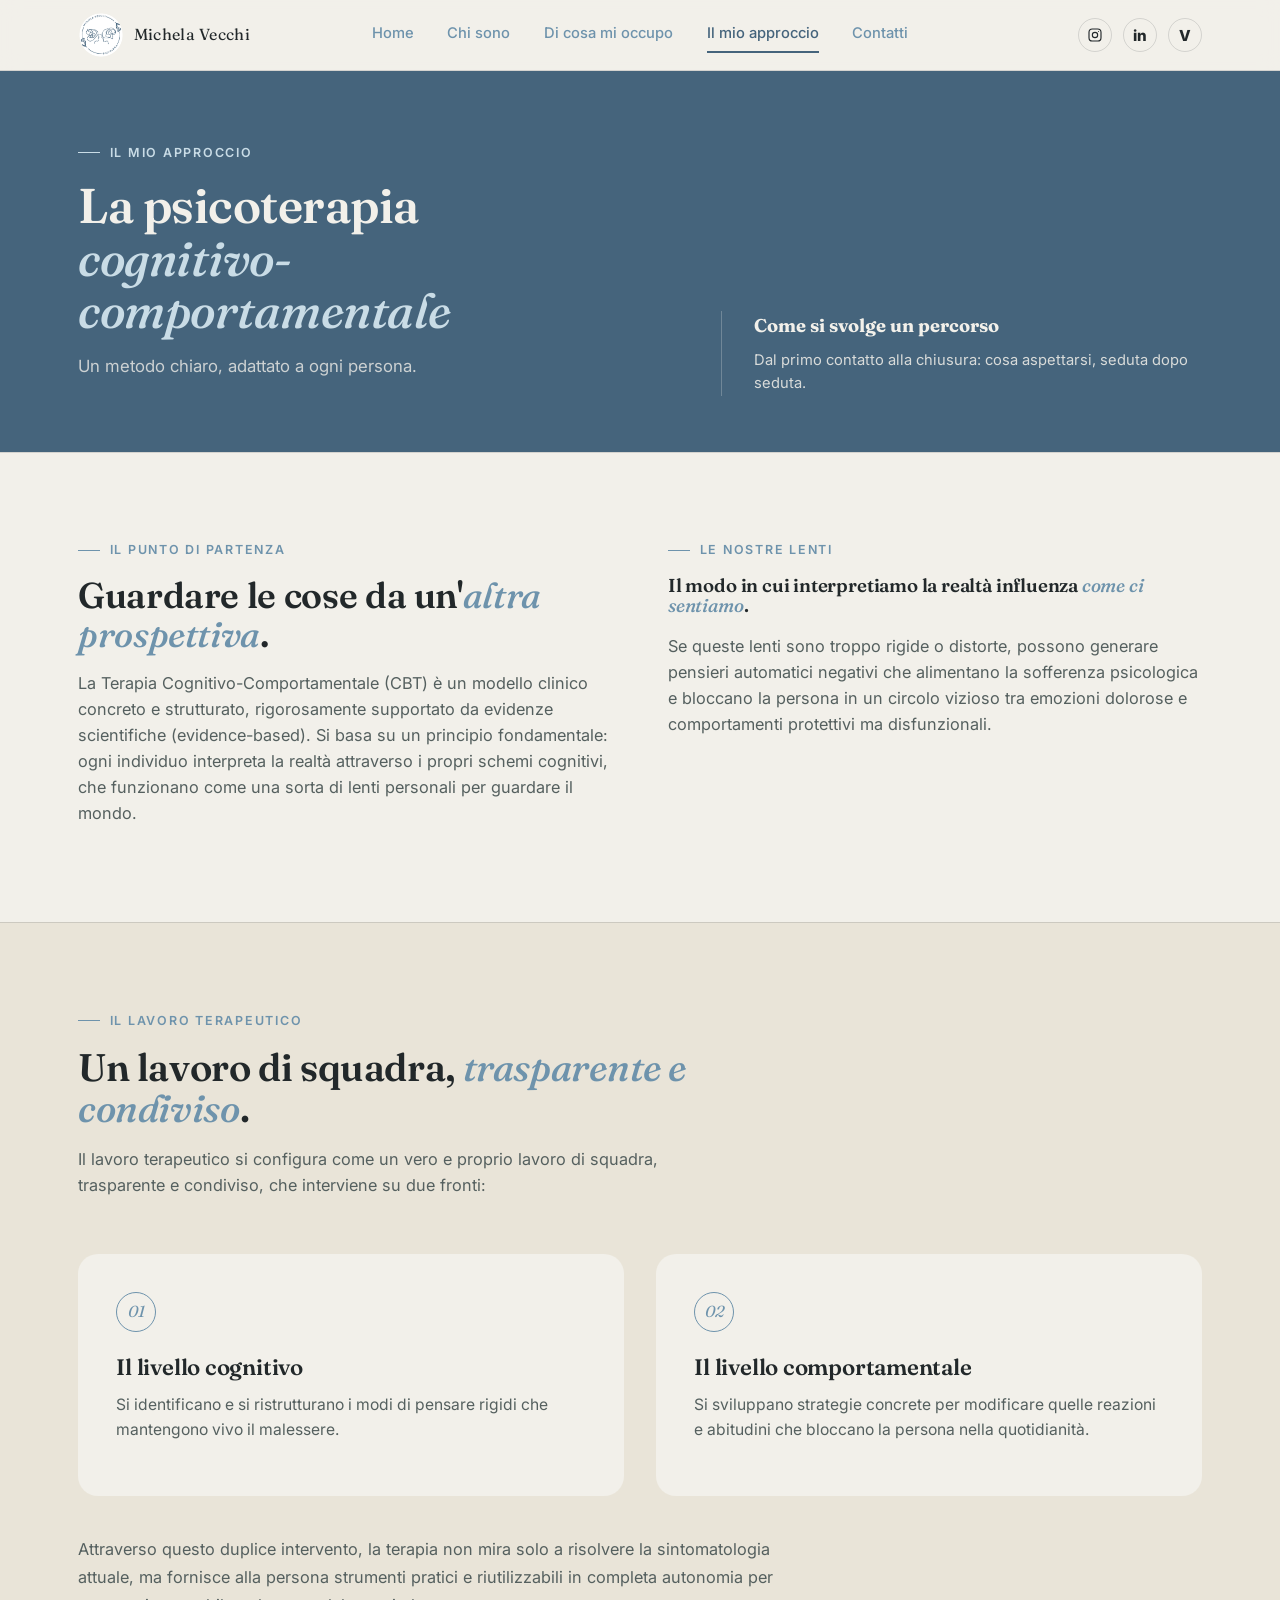
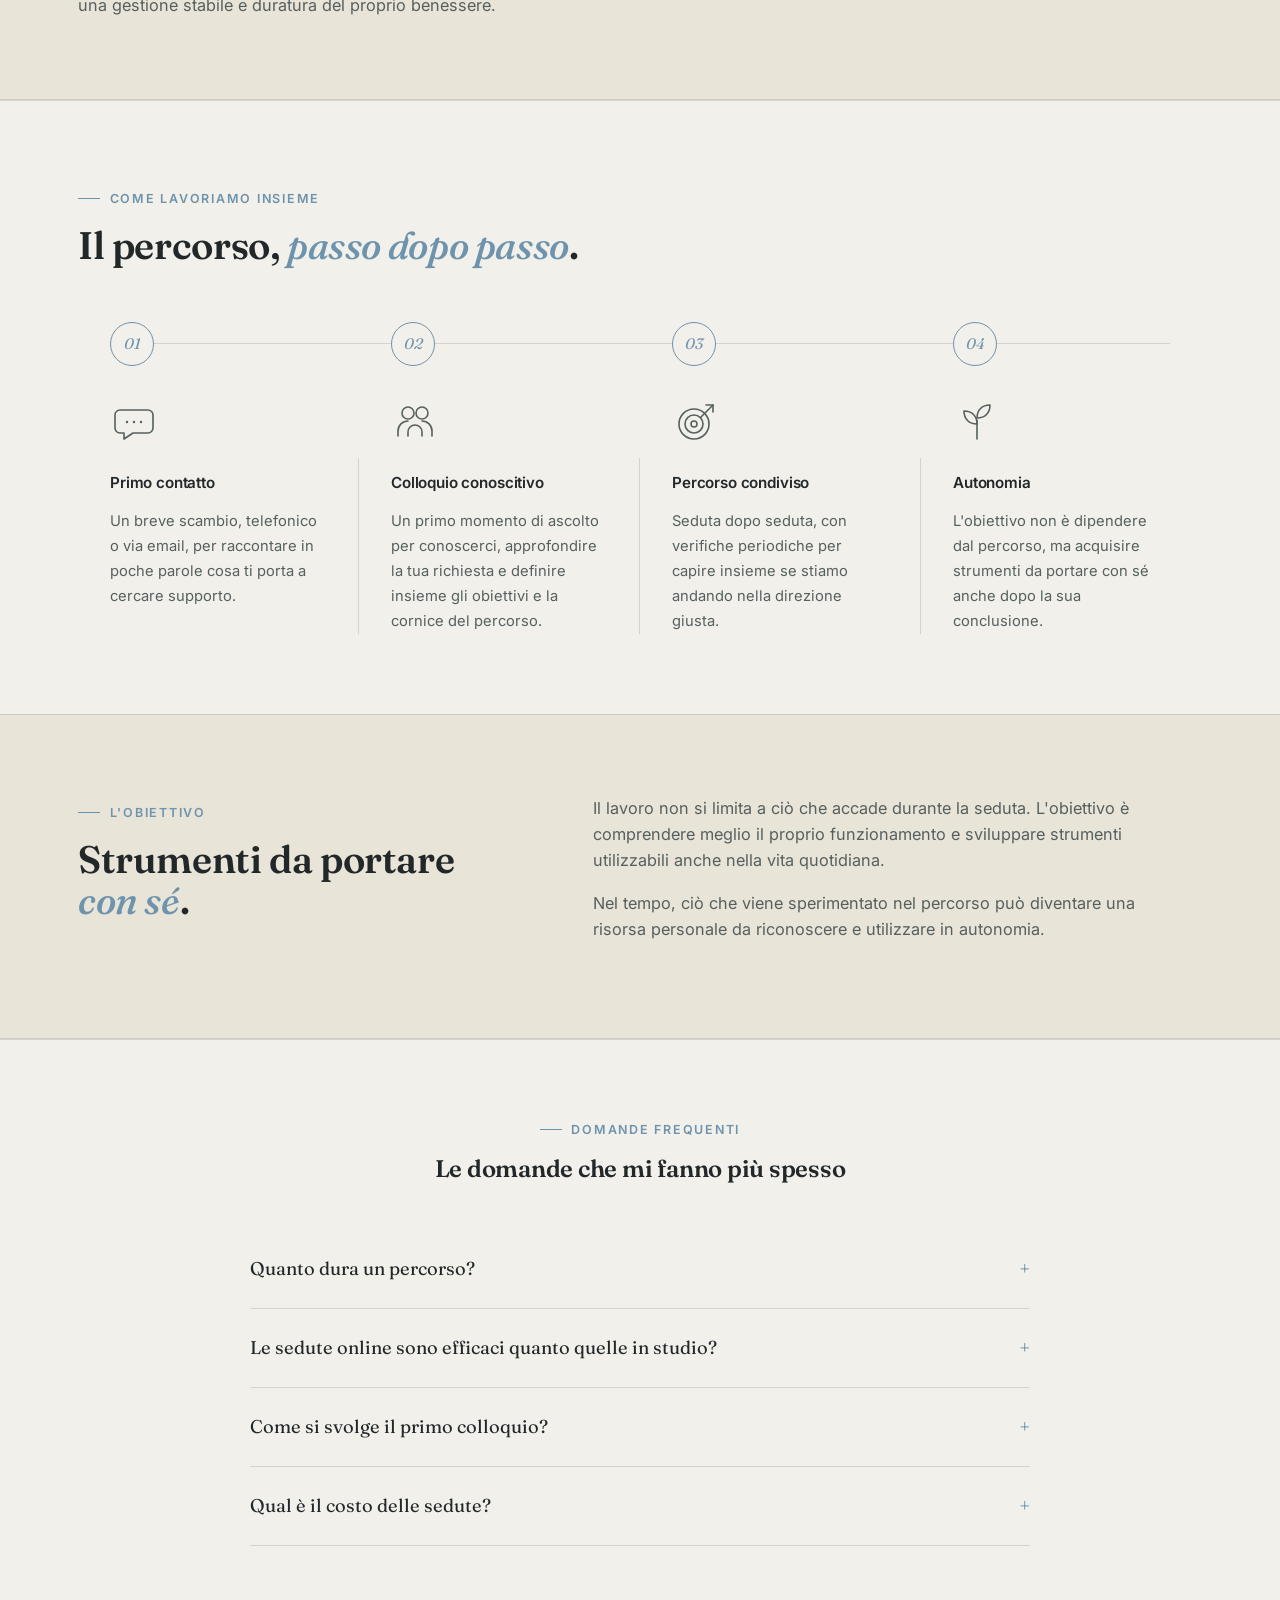
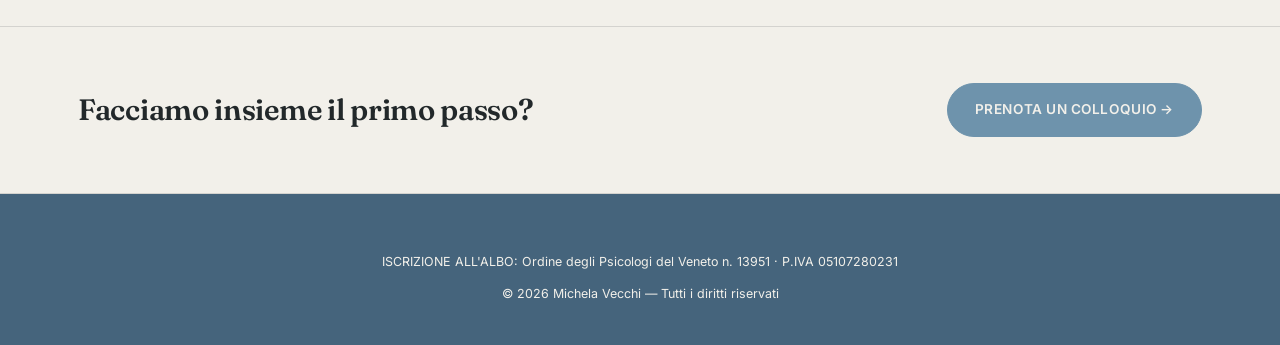
<file: il-mio-approccio.html>
<!doctype html>
<html lang="it">
<head>
<meta charset="UTF-8">
<meta name="viewport" content="width=device-width, initial-scale=1">

<title>Il mio approccio — Dott.ssa Michela Vecchi Psicologa</title>

<link rel="preconnect" href="https://fonts.googleapis.com">
<link rel="preconnect" href="https://fonts.gstatic.com" crossorigin>

<link href="https://fonts.googleapis.com/css2?family=Fraunces:ital,opsz,wght@0,9..144,400;0,9..144,500;0,9..144,600;1,9..144,500&family=Inter:wght@400;500;600;700&display=swap" rel="stylesheet">

<link rel="stylesheet" href="styles.css">
</head>

<body>

<header class="site-header">
  <div class="container site-header__row">

    <a class="logo" href="index.html">
      <img class="logo__badge" src="img/logo.png" alt="Logo Michela Vecchi Psicologa">
      Michela Vecchi
    </a>


    <nav class="main-nav" id="siteNav" aria-label="Menu principale">

      <a href="index.html">Home</a>
      <a href="chi-sono.html">Chi sono</a>
      <a href="di-cosa-mi-occupo.html">Di cosa mi occupo</a>

      <a href="il-mio-approccio.html" aria-current="page">
        Il mio approccio
      </a>

      <a href="contatti.html">Contatti</a>


      <div class="socials socials--in-nav">

        <a
          href="https://www.instagram.com/michelavecchi.psicologa"
          aria-label="Instagram"
          target="_blank"
          rel="noopener"
        >
          <svg
            viewBox="0 0 24 24"
            fill="none"
            stroke="currentColor"
            stroke-width="1.7"
            stroke-linecap="round"
            stroke-linejoin="round"
          >
            <rect x="3" y="3" width="18" height="18" rx="5"></rect>
            <circle cx="12" cy="12" r="4"></circle>
            <circle
              cx="17.3"
              cy="6.7"
              r="0.8"
              fill="currentColor"
              stroke="none"
            ></circle>
          </svg>
        </a>

        <a
          href="https://www.linkedin.com/in/michela-vecchi-b958012a8/"
          aria-label="LinkedIn"
          class="social--filled"
          target="_blank"
          rel="noopener"
        >
          <span class="socials__glyph socials__glyph--linkedin">in</span>
        </a>

        <a
          href="https://www.valpomed.it/"
          aria-label="ValpoMed"
          class="social--filled social--filled-alt"
          target="_blank"
          rel="noopener"
        >
          <span class="socials__glyph socials__glyph--linkedin">V</span>
        </a>

      </div>
    </nav>


    <div class="header-actions">

      <div class="socials">

        <a
          href="https://www.instagram.com/michelavecchi.psicologa"
          aria-label="Instagram"
          target="_blank"
          rel="noopener"
        >
          <svg
            viewBox="0 0 24 24"
            fill="none"
            stroke="currentColor"
            stroke-width="1.7"
            stroke-linecap="round"
            stroke-linejoin="round"
          >
            <rect x="3" y="3" width="18" height="18" rx="5"></rect>
            <circle cx="12" cy="12" r="4"></circle>
            <circle
              cx="17.3"
              cy="6.7"
              r="0.8"
              fill="currentColor"
              stroke="none"
            ></circle>
          </svg>
        </a>

        <a
          href="https://www.linkedin.com/in/michela-vecchi-b958012a8/"
          aria-label="LinkedIn"
          class="social--filled"
          target="_blank"
          rel="noopener"
        >
          <span class="socials__glyph socials__glyph--linkedin">in</span>
        </a>

        <a
          href="https://www.valpomed.it/"
          aria-label="ValpoMed"
          class="social--filled social--filled-alt"
          target="_blank"
          rel="noopener"
        >
          <span class="socials__glyph socials__glyph--linkedin">V</span>
        </a>

      </div>

      <button
        class="nav-toggle"
        aria-label="Apri il menu"
        aria-expanded="false"
        aria-controls="siteNav"
      >
        <span></span>
        <span></span>
        <span></span>
      </button>

    </div>

  </div>
</header>


<main>

  <!-- HERO -->
  <section class="page-hero">

    <div class="container page-hero__grid">

      <div>

        <span class="eyebrow">Il mio approccio</span>

        <h1>
          La psicoterapia<br>
          <em class="accent-word">cognitivo-</em><br>
          <em class="accent-word">comportamentale</em>
        </h1>

        <p class="page-hero__lede">
          Un metodo chiaro, adattato a ogni persona.
        </p>

      </div>


      <div class="page-hero__aside">

        <strong>Come si svolge un percorso</strong>

        <p style="margin:0;">
          Dal primo contatto alla chiusura:
          cosa aspettarsi, seduta dopo seduta.
        </p>

      </div>

    </div>
  </section>


 <!-- APPROCCIO -->
<section class="split approach-intro">
  <div class="container split__grid">

    <div class="split__col">
      <span class="eyebrow">Il punto di partenza</span>

      <h2>
        Guardare le cose da un'<em class="accent-word">altra prospettiva</em>.
      </h2>

      <p>
        La Terapia Cognitivo-Comportamentale (CBT) è un modello clinico concreto
        e strutturato, rigorosamente supportato da evidenze scientifiche
        (evidence-based). Si basa su un principio fondamentale: ogni individuo
        interpreta la realtà attraverso i propri schemi cognitivi, che funzionano
        come una sorta di lenti personali per guardare il mondo.
      </p>
    </div>

    <div class="split__col">
      <span class="eyebrow">Le nostre lenti</span>

      <h3>
        Il modo in cui interpretiamo la realtà influenza <em class="accent-word">come ci sentiamo</em>.
      </h3>

      <p>
        Se queste lenti sono troppo rigide o distorte, possono generare
        pensieri automatici negativi che alimentano la sofferenza psicologica e
        bloccano la persona in un circolo vizioso tra emozioni dolorose e
        comportamenti protettivi ma disfunzionali.
      </p>
    </div>

  </div>
</section>


<!-- DUE FRONTI -->
<section class="approach-model">
  <div class="container">

    <div class="approach-model__intro">

      <span class="eyebrow">
        Il lavoro terapeutico
      </span>

      <h2>
        Un lavoro di squadra,
        <em class="accent-word">trasparente e condiviso</em>.
      </h2>

      <p>
        Il lavoro terapeutico si configura come un vero e proprio lavoro di
        squadra, trasparente e condiviso, che interviene su due fronti:
      </p>

    </div>


    <div class="approach-model__grid">

      <!-- LIVELLO COGNITIVO -->
      <article class="approach-card">

        <span class="approach-card__number">01</span>

        <h3>Il livello cognitivo</h3>

        <p>
          Si identificano e si ristrutturano i modi di pensare rigidi che
          mantengono vivo il malessere.
        </p>

      </article>


      <!-- LIVELLO COMPORTAMENTALE -->
      <article class="approach-card">

        <span class="approach-card__number">02</span>

        <h3>Il livello comportamentale</h3>

        <p>
          Si sviluppano strategie concrete per modificare quelle reazioni e
          abitudini che bloccano la persona nella quotidianità.
        </p>

      </article>

    </div>

    <div class="approach-model__closing">
    <p>
      Attraverso questo duplice intervento, la terapia non mira solo a risolvere la sintomatologia attuale, ma fornisce alla persona strumenti pratici e riutilizzabili in completa autonomia per una gestione stabile e duratura del proprio benessere.
    </p>
  </div>

  </div>
</section>

  <!-- COME LAVORIAMO -->
  <section class="steps approach-steps">
  <div class="container">

    <div class="steps__heading">
      <span class="eyebrow">Come lavoriamo insieme</span>

      <h2>
        Il percorso,
        <em class="accent-word">passo dopo passo</em>.
      </h2>
    </div>

    <div class="steps-flow">

      <!-- STEP 01 -->
      <article class="steps-flow__item">

        <div class="steps-flow__number">01</div>

        <div class="steps-flow__icon" aria-hidden="true">
          <svg viewBox="0 0 48 48" fill="none" stroke="currentColor"
               stroke-width="1.6" stroke-linecap="round" stroke-linejoin="round">
            <path d="M10 12h28a5 5 0 0 1 5 5v13a5 5 0 0 1-5 5H23l-9 6v-6h-4a5 5 0 0 1-5-5V17a5 5 0 0 1 5-5Z"/>
            <circle cx="17" cy="24" r="1.2" fill="currentColor" stroke="none"/>
            <circle cx="24" cy="24" r="1.2" fill="currentColor" stroke="none"/>
            <circle cx="31" cy="24" r="1.2" fill="currentColor" stroke="none"/>
          </svg>
        </div>

        <h3>Primo contatto</h3>

        <p>
          Un breve scambio, telefonico o via email, per raccontare
          in poche parole cosa ti porta a cercare supporto.
        </p>

      </article>


      <!-- STEP 02 -->
      <article class="steps-flow__item">

        <div class="steps-flow__number">02</div>

        <div class="steps-flow__icon" aria-hidden="true">
          <svg viewBox="0 0 48 48" fill="none" stroke="currentColor"
               stroke-width="1.6" stroke-linecap="round" stroke-linejoin="round">
            <circle cx="17" cy="15" r="6"/>
            <circle cx="31" cy="15" r="6"/>
            <path d="M7 38v-5a10 10 0 0 1 10-10h0"/>
            <path d="M41 38v-5a10 10 0 0 0-10-10h0"/>
            <path d="M17 38v-4a7 7 0 0 1 14 0v4"/>
          </svg>
        </div>

        <h3>Colloquio conoscitivo</h3>

        <p>
          Un primo momento di ascolto per conoscerci, approfondire
          la tua richiesta e definire insieme gli obiettivi
          e la cornice del percorso.
        </p>

      </article>


      <!-- STEP 03 -->
      <article class="steps-flow__item">

        <div class="steps-flow__number">03</div>

        <div class="steps-flow__icon" aria-hidden="true">
          <svg viewBox="0 0 48 48" fill="none" stroke="currentColor"
               stroke-width="1.6" stroke-linecap="round" stroke-linejoin="round">
            <circle cx="22" cy="26" r="15"/>
            <circle cx="22" cy="26" r="9"/>
            <circle cx="22" cy="26" r="3"/>
            <path d="M29 19 41 7"/>
            <path d="M34 7h7v7"/>
          </svg>
        </div>

        <h3>Percorso condiviso</h3>

        <p>
          Seduta dopo seduta, con verifiche periodiche per capire
          insieme se stiamo andando nella direzione giusta.
        </p>

      </article>


      <!-- STEP 04 -->
      <article class="steps-flow__item">

        <div class="steps-flow__number">04</div>

        <div class="steps-flow__icon" aria-hidden="true">
          <svg viewBox="0 0 48 48" fill="none" stroke="currentColor"
               stroke-width="1.6" stroke-linecap="round" stroke-linejoin="round">
            <path d="M24 41V22"/>
            <path d="M24 26c-8 0-13-5-13-13 8 0 13 5 13 13Z"/>
            <path d="M24 20c0-8 5-13 13-13 0 8-5 13-13 13Z"/>
          </svg>
        </div>

        <h3>Autonomia</h3>

        <p>
          L'obiettivo non è dipendere dal percorso, ma acquisire
          strumenti da portare con sé anche dopo la sua conclusione.
        </p>

      </article>

    </div>
  </div>
</section>


  <!-- AUTONOMIA -->
  <section class="approach-focus">

    <div class="container approach-focus__grid">

      <div>

        <span class="eyebrow">
          L'obiettivo
        </span>

        <h2>
          Strumenti da portare<br>
          <em class="accent-word">con&nbsp;sé</em>.
        </h2>

      </div>


      <div>

        <p>
          Il lavoro non si limita a ciò che accade durante la seduta.
          L'obiettivo è comprendere meglio il proprio funzionamento
          e sviluppare strumenti utilizzabili anche nella vita quotidiana.
        </p>

        <p>
          Nel tempo, ciò che viene sperimentato nel percorso può diventare
          una risorsa personale da riconoscere e utilizzare in autonomia.
        </p>

      </div>

    </div>
  </section>


  <!-- FAQ -->
  <section class="faq">

    <div class="container">

      <span class="eyebrow faq__eyebrow">
        Domande frequenti
      </span>

      <h2 class="faq__title">
        Le domande che mi fanno più spesso
      </h2>


      <div class="faq__list">

        <details class="faq-item">

          <summary>
            Quanto dura un percorso?
          </summary>

          <p>
            La durata varia in base alle esigenze specifiche
            e alla natura della problematica.
            Definiremo insieme i passi del percorso
            dopo le prime sedute di valutazione.
          </p>

        </details>


        <details class="faq-item">

          <summary>
            Le sedute online sono efficaci quanto quelle in studio?
          </summary>

          <p>
            Sì, per molte persone rappresentano una soluzione pratica
            senza compromettere la qualità dell'ascolto.
          </p>

        </details>


        <details class="faq-item">

          <summary>
            Come si svolge il primo colloquio?
          </summary>

          <p>
            È un momento di conoscenza e valutazione iniziale.
            Esploreremo insieme le motivazioni che ti portano
            a chiedere supporto e i tuoi obiettivi.
            Durante questo incontro vengono affrontati anche
            gli aspetti burocratici, con la lettura e la firma
            del consenso informato e della privacy.
          </p>

        </details>


        <details class="faq-item">

          <summary>
            Qual è il costo delle sedute?
          </summary>

          <p>
            Le tariffe sono indicate in fase di primo contatto. Le spese sanitarie relative alla psicoterapia sono detraibili ai fini fiscali.
          </p>

        </details>

      </div>

    </div>
  </section>


  <!-- CTA -->
  <section class="cta-banner">

    <div class="container cta-banner__row">

      <h2>
        Facciamo insieme il&nbsp;primo&nbsp;passo?
      </h2>

      <a
        class="btn btn--ghost"
        href="contatti.html"
      >
        Prenota un colloquio →
      </a>

    </div>

  </section>

</main>


<footer class="site-footer">

  <div class="container">

    <div class="footer-legal">

      <p>
        ISCRIZIONE ALL'ALBO:
        Ordine degli Psicologi del Veneto n. 13951 ·
        P.IVA 05107280231
      </p>

      <p>
        © 2026 Michela Vecchi — Tutti i diritti riservati
      </p>

    </div>

  </div>

</footer>


<script src="script.js" defer></script>

</body>
</html>
</file>
<file: styles.css>
/* ==========================================================================
   Michela Vecchi Psicologa — stylesheet
   Concept: "Un nuovo sguardo" — motivo ricorrente dell'anello/lente
   ========================================================================== */

:root {
  --bg: #F2F0EA;
  --bg-alt: #E9E4D8;
  --ink: #22282A;
  --ink-soft: #55605F;
  --accent: #6E93AC;      /* blu pastello: colore principale, prima sezione di ogni pagina */
  --accent-dark: #45647C; /* blu scuro pastello: header e sezione finale di ogni pagina */
  --accent-soft: #C9DCE6;
  --terracotta: #8FA98F;  /* verde salvia, secondo accento, uso mirato */
  --beige-section: #E7DFC9;  /* beige tenue: banner CTA prima della sezione finale */
  --dark: #1B2A2E;
  --dark-text: #F2F0EA;
  --line: rgba(34,40,42,0.14);
  --radius-lg: 2rem;
  --serif: "Fraunces", Georgia, "Times New Roman", serif;
  --sans: "Inter", -apple-system, BlinkMacSystemFont, "Segoe UI", Helvetica, Arial, sans-serif;
}

* { box-sizing: border-box; }
html { scroll-behavior: smooth; }

body {
  margin: 0;
  background: var(--bg);
  color: var(--ink);
  font-family: var(--sans);
  font-size: 16px;
  line-height: 1.6;
  -webkit-font-smoothing: antialiased;
}

img { max-width: 100%; display: block; }
a { color: inherit; text-decoration: none; }
:focus-visible { outline: 2px solid var(--accent); outline-offset: 3px; }

.container {
  width: 100%;
  max-width: 1180px;
  margin: 0 auto;
  padding: 0 1.75rem;
}

.eyebrow {
  display: inline-flex;
  align-items: center;
  gap: .6rem;
  font-family: var(--sans);
  font-size: .78rem;
  letter-spacing: .14em;
  text-transform: uppercase;
  color: var(--accent);
  font-weight: 600;
  margin-bottom: 1rem;
}
.eyebrow::before {
  content: "";
  width: 22px;
  height: 1px;
  background: var(--accent);
  display: inline-block;
}

h1, h2, h3 {
  font-family: var(--serif);
  font-weight: 600;
  line-height: 1.08;
  margin: 0 0 1rem;
  letter-spacing: -0.01em;
}

em, .accent-word { color: var(--accent); font-style: italic; font-weight: 500; }

p { margin: 0 0 1rem; color: var(--ink-soft); }

.btn {
  display: inline-flex;
  align-items: center;
  gap: .5rem;
  font-family: var(--sans);
  font-size: .85rem;
  font-weight: 600;
  letter-spacing: .04em;
  text-transform: uppercase;
  padding: .95rem 1.7rem;
  border-radius: 999px;
  background: var(--accent);
  color: var(--bg);
  border: 1px solid var(--accent);
  transition: transform .18s ease, background .18s ease;
}
.btn:hover { background: var(--terracotta); color: var(--bg); border-color: var(--terracotta); transform: translateY(-1px); }
.btn--ghost, .btn--on-dark {
  background: var(--accent);
  color: var(--bg);
  border: 1px solid var(--accent);
}
.btn--ghost:hover, .btn--on-dark:hover { background: var(--terracotta); color: var(--bg); border-color: var(--terracotta); }

/* ---------- Header ---------- */
.site-header {
  position: sticky;
  top: 0;
  z-index: 40;
  background: rgba(242,240,234,0.94);
  backdrop-filter: blur(10px);
  border-bottom: 1px solid var(--line);
}
.site-header__row {
  display: flex;
  align-items: center;
  justify-content: center;
  gap: 2.5rem;
  padding: 1.1rem 0;
  position: relative;
}
.logo {
  position: absolute;
  left: 1.75rem;
  display: flex;
  align-items: center;
  gap: .6rem;
  font-family: var(--serif);
  font-size: 1rem;
  letter-spacing: .02em;
  color: var(--ink);
}
.logo__mark {
  width: 36px;
  height: 36px;
  border-radius: 50%;
  border: 1px solid var(--ink);
  display: flex;
  align-items: center;
  justify-content: center;
  font-size: .95rem;
  font-style: italic;
}
.logo__badge {
  width: 46px;
  height: 46px;
  object-fit: contain;
  flex-shrink: 0;
}
.main-nav { display: flex; gap: 2.1rem; }
.main-nav a {
  font-size: .92rem;
  font-weight: 500;
  padding: .3rem 0;
  border-bottom: 2px solid transparent;
  color: var(--accent);
}
.main-nav a[aria-current="page"],
.main-nav a:hover { border-color: var(--accent-dark); color: var(--accent-dark); }

.header-actions {
  position: absolute;
  right: 1.75rem;
  display: flex;
  align-items: center;
  gap: .9rem;
}
.socials {
  display: flex;
  gap: .7rem;
}
.socials a {
  width: 34px; height: 34px;
  border-radius: 50%;
  border: 1px solid var(--line);
  display: flex; align-items: center; justify-content: center;
  color: var(--ink);
  transition: background .18s ease, color .18s ease, border-color .18s ease;
}
.socials a svg { width: 16px; height: 16px; }
.socials__glyph {
  font-family: var(--serif);
  font-style: italic;
  font-size: .85rem;
  line-height: 1;
}
.socials a:hover { background: var(--accent); border-color: var(--accent); color: var(--bg); }

.nav-toggle {
  display: none;
  width: 34px; height: 34px;
  border: 1px solid var(--line);
  border-radius: 50%;
  background: transparent;
  flex-direction: column;
  align-items: center;
  justify-content: center;
  gap: 4px;
  cursor: pointer;
  flex-shrink: 0;
}
.nav-toggle span { display: block; width: 15px; height: 2px; background: var(--terracotta); border-radius: 1px; }
.socials--in-nav { display: none; }

.socials__glyph--linkedin {
  font-family: var(--sans);
  font-style: normal;
  font-weight: 800;
  font-size: .95rem;
}

.sub-nav {
  border-top: 1px solid var(--line);
  overflow-x: auto;
}
.sub-nav__row {
  display: flex;
  justify-content: center;
  gap: 2.2rem;
  padding: .6rem 0;
  white-space: nowrap;
}
.sub-nav a { font-size: .8rem; color: var(--ink-soft); }
.sub-nav a:hover { color: var(--accent); }

/* ---------- Hero (split a due metà) ---------- */
.hero-split {
  display: grid;
  grid-template-columns: 34% 66%;
  align-items: stretch;
}
.hero-split__media {
  background: var(--bg-alt);
  position: relative;
  display: flex;
  align-items: center;
  justify-content: center;
  padding: 3rem;
  overflow: hidden;
  min-height: 560px;
}
.hero-split__shape-wrap {
  position: relative;
  width: 100%;
  max-width: 340px;
  aspect-ratio: 3 / 4;
}
.hero-split__blob {
  position: absolute;
  inset: 0;
  background: var(--accent-dark);
  opacity: .32;
  border-radius: 42% 58% 58% 42% / 40% 44% 56% 60%;
  z-index: 0;
}
.hero-split__blob-outline {
  position: absolute;
  inset: -14px;
  border: 2px solid var(--ink);
  border-radius: 42% 58% 58% 42% / 40% 44% 56% 60%;
  z-index: 1;
  opacity: .7;
  transform: rotate(12deg);
}
.hero-split__photo {
  position: absolute;
  z-index: 2;
  left: 50%;
  top: 1%;
  width: 78%;
  transform: translateX(-50%);
  height: auto;
  filter: drop-shadow(0 18px 24px rgba(34,40,42,0.22));
}
.hero-split__content {
  background: var(--accent-dark);
  color: var(--bg);
  padding: 4rem 4rem 4rem 6.5rem;
  display: flex;
  flex-direction: column;
  justify-content: center;
}
.hero-split__content .eyebrow,
.hero-split__content .eyebrow::before { color: var(--accent-soft); }
.hero-split__title {
  font-size: clamp(2.4rem, 4.6vw, 3.6rem);
  color: var(--bg);
}
.hero-split__title .accent-word { color: var(--accent-soft); }
.hero-split__lede {
  font-family: var(--serif);
  font-size: 1.05rem;
  font-style: italic;
  color: rgba(242,240,234,0.85);
  max-width: 34ch;
  margin-bottom: 1.75rem;
}
.hero-split__content .btn {
  background: var(--bg);
  color: var(--accent-dark);
  border-color: var(--bg);
  align-self: flex-start;
}
.hero-split__byline {
  display: flex;
  align-items: center;
  gap: .9rem;
  padding-top: 1.5rem;
  margin-top: 1.5rem;
  border-top: 1px solid rgba(242,240,234,0.3);
}
.hero-split__badge {
  width: 46px; height: 46px;
  border-radius: 50%;
  padding: 4px;
  object-fit: contain;
  flex-shrink: 0;
}
.hero-split__byline strong { display: block; font-size: .95rem; letter-spacing: .02em; color: var(--bg); }
.hero-split__byline span { font-size: .78rem; color: rgba(242,240,234,0.75); text-transform: uppercase; letter-spacing: .08em; }

.hero-split__content .btn, .page-hero .btn, .contact:not(.contact--light) .btn {
  background: var(--bg);
  color: var(--accent-dark);
  border-color: var(--bg);
}

/* ---------- Split content sections ---------- */
.split {
  padding: 5rem 0;
  border-top: 1px solid var(--line);
}
.split--alt { background: var(--bg); }
.split__grid {
  display: grid;
  grid-template-columns: 1fr 1fr;
  gap: 3.5rem;
  align-items: start;
  position: relative;
}
.split__watermark {
  position: absolute;
  right: -0.5rem;
  top: -2.4rem;
  font-family: var(--serif);
  font-size: 7rem;
  font-weight: 600;
  color: var(--ink);
  opacity: .05;
  line-height: 1;
  z-index: 0;
  pointer-events: none;
  white-space: nowrap;
}
.split__col h2 { font-size: clamp(1.75rem, 2.8vw, 2.35rem); position: relative; z-index: 1; }
.split__col p { font-size: 1.02rem; position: relative; z-index: 1; }
.split__note {
  display: flex;
  gap: .7rem;
  align-items: baseline;
  margin-top: 1.5rem;
  padding-top: 1.25rem;
  border-top: 1px solid var(--line);
  font-size: .85rem;
  font-weight: 600;
  letter-spacing: .02em;
}
.split__note::before { content: "—"; color: var(--terracotta); }
/* Home — sezione "Il mio approccio" */
.split--home-approach {
  border-bottom: 1px solid var(--line);
}
.split__closing {
  margin-top: 2.5rem;

  font-size: 1.02rem;
  font-weight: 400;
  line-height: 1.6;
  color: var(--ink-soft);
}

/* ---------- Three-up value section ---------- */
.values { padding: 5rem 0; }
.values__intro {
  margin-bottom: 3.5rem;
}
.values__intro h2 { font-size: clamp(1.8rem, 3vw, 2.4rem); max-width: 40ch; }
.values__intro p {
  font-size: 1.02rem;
  margin: .75rem 0 0;
  max-width: 60ch;
}

/* Eccezione per la riga con Ascolto, Chiarezza, Concretezza */
.values__intro .values__tagline {
  max-width: none;
}

.values__keywords {
  font-family: var(--serif);
  font-size: 1.15rem;
  font-style: italic;
  font-weight: 600;
  color: var(--accent);
}
.values__grid {
  display: grid;
  grid-template-columns: repeat(3, 1fr);
  gap: 2.75rem;
  border-top: 1px solid var(--line);
  padding-top: 3rem;
}
.value-card {
  display: flex;
  align-items: flex-start;
  gap: 1.1rem;
}
.value-card__ring {
  width: 28px; height: 28px;
  border-radius: 50%;
  border: 1px solid var(--accent);
  flex-shrink: 0;
  margin-top: .2rem;
}
.value-card__body { min-width: 0; }
.value-card h3 { font-size: 1.3rem; margin-bottom: .8rem; }
.value-card p { font-size: .95rem; margin: 0; }

/* ---------- CTA banner ---------- */
.cta-banner {
  padding: 3.5rem 0;
  background: var(--bg);
  border-top: 1px solid var(--line);
  border-bottom: 1px solid var(--line);
}
.cta-banner__row {
  display: flex;
  align-items: center;
  justify-content: space-between;
  gap: 2rem;
  flex-wrap: wrap;
}
.cta-banner h2 { font-size: clamp(1.45rem, 2.3vw, 1.9rem); margin: 0; max-width: 26ch; }


/* ---------- Footer ---------- */
.site-footer {
  background: var(--accent-dark);
  color: var(--bg);
  padding: 3.5rem 0 2rem;
  font-size: .88rem;
}
.newsletter {
  display: grid;
  grid-template-columns: 1.1fr 1fr;
  gap: 2.5rem;
  padding-bottom: 3rem;
  border-bottom: 1px solid var(--line);
  margin-bottom: 2.2rem;
  align-items: center;
}
.newsletter h3 { font-size: 1.3rem; margin-bottom: .3rem; }
.newsletter-form { display: flex; flex-direction: column; gap: .9rem; }
.newsletter-form .field-row {
  display: flex;
  gap: 1rem;
  border-bottom: 1px solid var(--line);
  padding-bottom: .6rem;
}
.newsletter-form input[type="email"] {
  flex: 1;
  border: none;
  background: transparent;
  font-family: var(--sans);
  font-size: .95rem;
}
.newsletter-form input[type="email"]:focus { outline: none; }
.newsletter-form .gdpr { display: flex; align-items: center; gap: .5rem; font-size: .78rem; color: var(--ink-soft); }

.footer-nav {
  display: flex;
  justify-content: center;
  gap: 2rem;
  flex-wrap: wrap;
  margin-bottom: 1.2rem;
}
.footer-sub {
  display: flex;
  justify-content: center;
  gap: 1.8rem;
  flex-wrap: wrap;
  margin-bottom: 2.2rem;
  font-size: .78rem;
  color: var(--ink-soft);
}
.contact-legal-divider {
  width: 72%;
  max-width: 860px;
  height: 1px;

  margin: 4rem auto 0;

  background: rgba(242, 240, 234, .28);
}
.footer-legal {
  text-align: center;
  color: var(--bg);
  font-size: .78rem;
  line-height: 1.9;
}
.footer-legal p { color: var(--bg); margin: 0 0 .5rem; }
.footer-legal a { text-decoration: underline; color: var(--bg); }
.footer-legal--in-contact {
  margin-top: 4.5rem;
  padding-top: 2.5rem;
  border-top: 1px solid rgba(242,240,234,0.2);
}

.placeholder-flag {
  display: inline-block;
  font-family: var(--sans);
  font-size: .68rem;
  font-weight: 700;
  letter-spacing: .06em;
  text-transform: uppercase;
  background: rgba(143,169,143,0.16);
  color: var(--terracotta);
  border: 1px solid rgba(143,169,143,0.4);
  border-radius: 999px;
  padding: .15rem .6rem;
  margin-left: .5rem;
  vertical-align: middle;
}

/* ---------- Page hero (pagine interne) ---------- */
.page-hero {
  padding: 4rem 0 3.5rem;
  background: var(--accent-dark);
  color: var(--bg);
}
.page-hero__grid {
  display: grid;
  grid-template-columns: 1.1fr 0.9fr;
  gap: 3.5rem;
  align-items: end;
}
.page-hero h1 { font-size: clamp(2.2rem, 4vw, 3.05rem); color: var(--bg); }
.page-hero__lede { font-size: 1.05rem; max-width: 40ch; color: rgba(242,240,234,0.78); }
.page-hero__aside {
  border-left: 1px solid rgba(242,240,234,0.25);
  padding-left: 2rem;
  font-size: .92rem;
  color: rgba(242,240,234,0.85);
}
.page-hero__aside strong { display: block; font-family: var(--serif); font-size: 1.15rem; margin-bottom: .5rem; color: var(--bg); }
.page-hero__aside p { color: rgba(242,240,234,0.85); }
.page-hero .eyebrow, .page-hero .eyebrow::before { color: var(--accent-soft); }
.page-hero .eyebrow::before { background: var(--accent-soft); }
.page-hero .accent-word { color: var(--accent-soft); }
.page-hero .placeholder-flag {
  background: rgba(242,240,234,0.18);
  color: var(--bg);
  border-color: rgba(242,240,234,0.4);
}

/* Chi sono: foto + bio */
.bio {
  padding: 5rem 0;
  border-bottom: 1px solid var(--line);
}
.bio__grid {
  display: grid;
  grid-template-columns: minmax(240px, 340px) auto 1fr;
  gap: 2.25rem;
  align-items: start;
}
.bio__photo {
  width: 100%;
  height: auto;
  border-radius: 10px;
  box-shadow: 0 20px 34px rgba(34,40,42,0.18);
}
.bio__divider {
  display: flex;
  gap: .55rem;
  align-self: stretch;
  padding-top: .3rem;
}
.bio__divider span { width: 1px; }
.bio__divider span:first-child { height: 100%; background: var(--line); }
.bio__divider span:last-child { height: 58%; background: var(--accent); }
.bio__col p { font-size: 1.02rem; }
.bio__facts {
  list-style: none;
  margin: 1.75rem 0 0;
  padding: 1.5rem 0 0;
  border-top: 1px solid var(--line);
  display: grid;
  gap: .9rem;
}
.bio__facts li {
  display: flex;
  gap: .8rem;
  font-family: var(--sans);
  font-size: 1.02rem;
  font-weight: 400;
  line-height: 1.6;
  color: var(--ink-soft);
  align-items: baseline;
}
.bio__facts li::before {
  content: "";
  width: 7px; height: 7px;
  border-radius: 50%;
  background: var(--terracotta);
  flex-shrink: 0;
  transform: translateY(-2px);
}

/* Services grid (Di cosa mi occupo) */
.services { padding: 5rem 0; }
.services__grid {
  display: grid;
  grid-template-columns: repeat(2, 1fr);
  gap: 2.5rem;
  border-top: 1px solid var(--line);
  padding-top: 3rem;
}
.service-card {
  padding: 2.2rem;
  background: var(--bg-alt);
  border-radius: 1.25rem;
  position: relative;
}
.service-card__ring {
  width: 40px; height: 40px;
  border-radius: 50%;
  border: 1px solid var(--accent);
  margin-bottom: 1.3rem;
  display: flex; align-items: center; justify-content: center;
  font-family: var(--serif);
  font-style: italic;
  color: var(--accent);
}
.service-card h3 { font-size: 1.25rem; margin-bottom: .6rem; }
.service-card p { font-size: .95rem; margin-bottom: 0; }
.service-card__list {
  list-style: none;
  margin: 0;
  padding: 0;
  display: grid;
  gap: .8rem;
}

.service-card__list li {
  position: relative;
  padding-left: 1.1rem;
  font-size: .95rem;
  line-height: 1.6;
  color: var(--ink-soft);
}

.service-card__list li::before {
  content: "";
  position: absolute;
  left: 0;
  top: .65em;
  width: 6px;
  height: 6px;
  border-radius: 50%;
  background: var(--terracotta);
}

.service-card__list strong {
  color: var(--ink);
  font-weight: 600;
}

/* Sedi e modalità delle sedute */
.service-card__locations {
  margin-top: 1.5rem;
}

.service-card__locations > strong {
  display: block;
  margin-bottom: .65rem;
  color: var(--ink);
  font-weight: 600;
}

.service-card__locations .service-card__list {
  margin-bottom: 1.25rem;
}

.service-card__locations > p {
  margin: 0;
}
.service-card__tag {
  position: absolute;
  top: 2.2rem; right: 2.2rem;
  font-size: .7rem;
  text-transform: uppercase;
  letter-spacing: .08em;
  color: var(--ink-soft);
}

/* ==========================================================================
   Steps — Il mio approccio
   ========================================================================== */

.steps {
  padding: 5rem 0;
  border-top: 1px solid var(--line);
}

.approach-steps {
  background: var(--bg);
}

.steps__heading {
  display: block;
}

.steps__heading .eyebrow {
  margin-bottom: 1rem;
}

.steps__heading h2 {
  margin: 0;
  text-align: left;
  font-size: clamp(1.8rem, 3vw, 2.4rem);
}

.steps-flow {
  display: grid;
  grid-template-columns: repeat(4, 1fr);
  margin-top: 3.5rem;
  position: relative;
}

.steps-flow::before {
  content: "";
  position: absolute;
  top: 21px;
  left: 2rem;
  right: 2rem;
  height: 1px;
  background: var(--line);
  z-index: 0;
}

.steps-flow__item {
  position: relative;
  padding: 0 2rem;
  min-width: 0;
}

.steps-flow__item:not(:last-child)::after {
  content: "";
  position: absolute;
  right: 0;
  top: 8.5rem;
  bottom: 0;
  width: 1px;
  background: var(--line);
}

.steps-flow__number {
  position: relative;
  z-index: 1;
  width: 44px;
  height: 44px;
  display: flex;
  align-items: center;
  justify-content: center;
  margin-bottom: 2rem;
  border: 1px solid var(--accent);
  border-radius: 50%;
  background: var(--bg);
  font-family: var(--serif);
  font-style: italic;
  font-size: .95rem;
  color: var(--accent);
}

.steps-flow__icon {
  width: 48px;
  height: 48px;
  margin-bottom: 1.6rem;
  color: var(--ink-soft);
}

.steps-flow__icon svg {
  display: block;
  width: 100%;
  height: 100%;
}

.steps-flow__item h3 {
  font-family: var(--sans);
  font-size: .95rem;
  font-weight: 600;
  line-height: 1.4;
  margin-bottom: 1rem;
}

.steps-flow__item p {
  font-size: .92rem;
  line-height: 1.7;
  margin: 0;
  max-width: 25ch;
}

/* ==========================================================================
   Il mio approccio
   ========================================================================== */

/* Introduzione */
.approach-intro {
  background: var(--bg);
}


/* Modello cognitivo-comportamentale */
.approach-model {
  padding: 5rem 0;
  background: var(--bg-alt);
  border-top: 1px solid var(--line);
  border-bottom: 1px solid var(--line);
}

.approach-model__intro {
  max-width: 760px;
  margin-bottom: 3.5rem;
}

.approach-model__intro h2 {
  font-size: clamp(1.8rem, 3vw, 2.4rem);
  max-width: 34ch;
}

.approach-model__intro p {
  font-size: 1.02rem;
  max-width: 66ch;
}

.approach-model__grid {
  display: grid;
  grid-template-columns: repeat(2, 1fr);
  gap: 2rem;
  margin-top: 2.5rem;
}

.approach-card {
  position: relative;
  padding: 2.4rem;
  background: var(--bg);
  border-radius: 1.25rem;
}

.approach-card__number {
  width: 40px;
  height: 40px;
  border: 1px solid var(--accent);
  border-radius: 50%;

  display: flex;
  align-items: center;
  justify-content: center;

  margin-bottom: 1.4rem;

  font-family: var(--serif);
  font-style: italic;
  color: var(--accent);
}

.approach-card h3 {
  font-size: 1.4rem;
  margin-bottom: .8rem;
}

.approach-card p {
  font-size: .98rem;
}

.approach-card__closing {
  margin-top: 1.5rem !important;
  padding-top: 1.25rem;
  border-top: 1px solid var(--line);
  font-size: .9rem !important;
  font-weight: 500;
}

.approach-model__closing {
  margin-top: 2.5rem;
  max-width: 72ch;
}

.approach-model__closing p {
  margin: 0;
  font-size: 1.02rem;
  line-height: 1.7;
  color: var(--ink-soft);
}


/* Blocco finale sull'autonomia */
.approach-focus {
  padding: 5rem 0;
  background: var(--bg-alt);
  border-top: 1px solid var(--line);
  border-bottom: 1px solid var(--line);
}

.approach-focus__grid {
  display: grid;
  grid-template-columns: .85fr 1.15fr;
  gap: 4rem;
  align-items: start;
}

.approach-focus h2 {
  font-size: clamp(1.8rem, 3vw, 2.4rem);
  max-width: 18ch;
}

.approach-focus p {
  font-size: 1.02rem;
  max-width: 58ch;
}


/* FAQ: titolo centrato su desktop */
.faq__eyebrow {
  display: flex;
  justify-content: center;
}

.faq__title {
  text-align: center;
}

/* FAQ */
.faq { padding: 5rem 0; border-top: 1px solid var(--line); }
.faq__list { max-width: 780px; margin: 3rem auto 0; }
.faq-item {
  border-bottom: 1px solid var(--line);
  padding: 1.4rem 0;
}
.faq-item summary {
  font-family: var(--serif);
  font-size: 1.15rem;
  cursor: pointer;
  list-style: none;
  display: flex;
  align-items: center;
  justify-content: space-between;
  gap: 1rem;
}
.faq-item summary::-webkit-details-marker { display: none; }
.faq-item summary::after {
  content: "+";
  font-size: 1.3rem;
  color: var(--accent);
  flex-shrink: 0;
  transition: transform .2s ease;
}
.faq-item[open] summary::after { transform: rotate(45deg); }
.faq-item p { margin-top: .9rem; font-size: .95rem; }


/* ==========================================================================
   RESPONSIVE GENERALE
   ========================================================================== */

@media (max-width: 900px) {
  .site-header__row {
    flex-wrap: wrap;
    justify-content: space-between;
    padding: .8rem 0;
  }

  .main-nav { display: none; }
  .logo, .header-actions { position: static; }
  .header-actions .socials { display: none; }
  .nav-toggle { display: flex; }

  .site-header.nav-open .main-nav {
    display: flex;
    flex-direction: column;
    width: 100%;
    gap: 1rem;
    padding: 1rem 1.75rem 1.5rem;
    border-top: 1px solid var(--line);
  }

  .site-header.nav-open .main-nav a { font-size: 1.05rem; }

  .site-header.nav-open .socials--in-nav {
    display: flex;
    gap: .9rem;
    padding-top: 1rem;
    margin-top: .25rem;
    border-top: 1px solid var(--line);
  }

  .sub-nav__row {
    justify-content: flex-start;
    padding: .6rem 1.75rem;
  }

  .hero-split { grid-template-columns: 1fr; }

  .hero-split__media {
    min-height: 420px;
    padding: 2rem;
  }

  .hero-split__content {
    padding: 3rem 1.75rem;
    text-align: left;
    align-items: flex-start;
  }

  .hero-split__title,
  .hero-split__lede { text-align: left; }

  .hero-split__content .btn { align-self: flex-start; }
  .hero-split__byline { align-items: flex-start; }

  .split__grid,
  .newsletter,
  .page-hero__grid,
  .bio__grid,
  .services__grid,
  .approach-model__grid,
  .approach-focus__grid {
    grid-template-columns: 1fr;
  }

  .split__col,
  .values__intro,
  .page-hero > .container > div,
  .bio__col,
  .service-card,
  .newsletter,
  .newsletter-form,
  .footer-legal,
  .approach-model__intro,
  .approach-card,
  .approach-focus__grid {
    text-align: left;
  }

  .eyebrow,
  .split__note,
  .values__intro p,
  .page-hero__lede,
  .bio__facts,
  .newsletter-form .field-row,
  .newsletter-form .gdpr {
    justify-content: flex-start;
    margin-left: 0;
    margin-right: 0;
  }

  .page-hero__lede,
  .values__intro p,
  .split__col p {
    max-width: 46ch;
    margin-left: 0;
    margin-right: 0;
  }

  .page-hero__aside {
    border-left: none;
    border-top: 1px solid rgba(242,240,234,0.25);
    padding-left: 0;
    padding-top: 1.5rem;
    text-align: left;
    max-width: 46ch;
    margin-left: 0;
    margin-right: 0;
  }

  .bio__photo { margin: 0 auto; }
  .bio__divider { display: none; }

  .bio__facts li {
    justify-content: flex-start;
    text-align: left;
  }

  .values__grid {
    grid-template-columns: 1fr;
    gap: 2.2rem;
  }

  .value-card { text-align: left; }

  .service-card__ring {
    margin-left: 0;
    margin-right: auto;
  }

  .service-card__tag {
    position: static;
    display: block;
    margin-bottom: .6rem;
  }

  .split__watermark { display: none; }

  .steps__heading { display: block; }
  .steps__heading .eyebrow { margin-bottom: 1rem; }

  .steps-flow {
    grid-template-columns: 1fr;
    gap: 3rem;
    margin-top: 2.5rem;
  }

  .steps-flow::before { display: none; }

  .steps-flow__item {
    position: relative;
    padding: 0;
    text-align: left;
  }

  .steps-flow__item:not(:last-child)::after { display: none; }

  .steps-flow__number {
    position: relative;
    margin-left: 0;
    margin-right: 0;
    margin-bottom: 1.25rem;
  }

  .steps-flow__number::after {
    content: "";
    position: absolute;
    top: 50%;
    left: calc(100% + 1rem);
    width: calc(100vw - 100% - 5.5rem);
    height: 1px;
    background: var(--line);
    transform: translateY(-50%);
  }

  .steps-flow__item:last-child .steps-flow__number::after { display: none; }

  .steps-flow__icon {
    margin-left: 0;
    margin-bottom: 1.25rem;
  }

  .steps-flow__item p { max-width: 46ch; }

  .approach-card__number {
    margin-left: 0;
    margin-right: auto;
  }

  .faq__eyebrow { justify-content: flex-start; }
  .faq__title { text-align: left; }

  .cta-banner__row {
    flex-direction: column;
    align-items: flex-start;
    text-align: left;
  }

  .cta-banner .btn { align-self: flex-start; }

  .footer-nav,
  .footer-sub {
    justify-content: flex-start;
    text-align: left;
  }
}

@media (max-width: 480px) {
  .container { padding: 0 1.25rem; }
  .hero-split__content { padding: 2.5rem 1.5rem; }

  .split,
  .values,
  .services,
  .steps,
  .faq,
  .bio,
  .approach-model,
  .approach-focus {
    padding: 3rem 0;
  }
}

/* ==========================================================================
   SISTEMA CONTATTI
   Home = .contact-page--dark
   Pagina Contatti = .contact-page--light
   ========================================================================== */

.contact-page {
  position: relative;
  overflow: hidden;
  padding: 5.5rem 0 3rem;
}

.contact-page > .container {
  position: relative;
  z-index: 1;
}

/* ---------- Ramoscello ---------- */
.contact-branch {
  position: absolute;
  top: -1rem;
  right: 0;
  width: 320px;
  height: auto;
  pointer-events: none;
  z-index: 0;
}

/* ---------- Struttura comune ---------- */
.contact-intro {
  max-width: 720px;
  margin-bottom: 3rem;
}

.contact-intro h1 {
  margin: 1rem 0 .9rem;
  font-family: var(--serif);
  font-size: clamp(3rem, 5vw, 4.8rem);
  line-height: 1;
}

.contact-intro p {
  max-width: 650px;
  margin: 0;
  font-size: 1.05rem;
  line-height: 1.7;
}

.contact-info {
  display: grid;
  grid-template-columns: repeat(3, 1fr);
  margin-bottom: 4rem;
  border-radius: 1.4rem;
  overflow: hidden;
}

.contact-info__item {
  display: flex;
  align-items: flex-start;
  gap: 1.2rem;
  padding: 2rem;
}

.contact-info__icon {
  width: 46px;
  height: 46px;
  flex: 0 0 46px;
  display: grid;
  place-items: center;
  border-radius: 50%;
}

.contact-info__icon svg {
  width: 21px;
  height: 21px;
}

.contact-info__label {
  display: block;
  margin-bottom: .75rem;
  font-size: .76rem;
  font-weight: 600;
  text-transform: uppercase;
  letter-spacing: .16em;
}

.contact-info p {
  margin: 0;
  font-size: .9rem;
  line-height: 1.6;
}

.contact-place { font-weight: 700; }

.contact-email { white-space: nowrap; }

.contact-main {
  display: grid;
  grid-template-columns: minmax(0, 2fr) minmax(260px, .85fr);
  gap: 4rem;
  align-items: stretch;
}

.contact-form-title {
  display: block;
  margin-bottom: 1.5rem;
  font-size: .76rem;
  font-weight: 600;
  text-transform: uppercase;
  letter-spacing: .16em;
}

.contact-form__grid {
  display: grid;
  grid-template-columns: repeat(2, 1fr);
  gap: 1.8rem 2rem;
}

.contact-field label {
  display: block;
  margin-bottom: .65rem;
  font-size: .72rem;
  font-weight: 600;
  text-transform: uppercase;
  letter-spacing: .13em;
}

.contact-field input,
.contact-field textarea {
  width: 100%;
  padding: .3rem 0 .7rem;
  border: 0;
  border-radius: 0;
  background: transparent;
  font: inherit;
  outline: none;
}

.contact-field--message {
  grid-column: 1 / -1;
  margin-top: 1.8rem;
}

.contact-field textarea {
  min-height: 90px;
  resize: vertical;
}

.contact-privacy {
  display: flex;
  align-items: flex-start;
  gap: .8rem;
  margin-top: 1.5rem;
  font-size: .82rem;
  line-height: 1.5;
}

.contact-privacy input {
  flex: 0 0 auto;
  margin-top: .25rem;
}

.contact-privacy a { text-decoration: underline; }

.contact-submit {
  display: inline-flex;
  align-items: center;
  justify-content: center;
  gap: 1rem;
  margin-top: 2rem;
  padding: 1rem 1.7rem;
  border: 0;
  border-radius: 999px;
  font-family: var(--sans);
  font-size: .85rem;
  font-weight: 600;
  text-transform: uppercase;
  letter-spacing: .06em;
  cursor: pointer;
  transition: background .2s ease, color .2s ease, transform .2s ease;
}

.contact-submit:hover { transform: translateY(-2px); }

.contact-submit span { font-size: 1.1rem; }

.contact-quote {
  padding: 3.5rem 0 2rem 3rem;
}

.contact-quote > p {
  max-width: 280px;
  margin: 0;
  font-family: var(--serif);
  font-size: clamp(2rem, 3vw, 2.8rem);
  font-style: italic;
  font-weight: 400;
  line-height: 1.08;
}

.contact-quote__line {
  display: block;
  width: 42px;
  height: 1px;
  margin: 2rem 0;
}

.contact-quote small {
  display: block;
  max-width: 260px;
  font-size: .9rem;
  line-height: 1.65;
}

.contact-locations { margin-top: 4.5rem; }

.contact-locations .contact-form-title { margin-bottom: 1.5rem; }

.contact-locations__grid {
  display: grid;
  grid-template-columns: repeat(2, 1fr);
  gap: 2rem;
}

.location-card {
  display: grid;
  grid-template-columns: minmax(0, .85fr) minmax(0, 1.15fr);
  border-radius: 1.25rem;
  overflow: hidden;
}

.location-card__text {
  display: flex;
  flex-direction: column;
  justify-content: center;
  padding: 1.7rem;
}

.location-card h3 {
  margin: 0 0 .7rem;
  font-family: var(--serif);
  font-size: 1.2rem;
  line-height: 1.2;
}

.location-card p {
  margin: 0 0 1.25rem;
  font-size: .86rem;
  line-height: 1.55;
}

.location-card a {
  font-size: .82rem;
  font-weight: 500;
  text-decoration: underline;
  text-underline-offset: 3px;
}

.location-card__map {
  min-height: 210px;
  overflow: hidden;
}

.location-card__map iframe {
  display: block;
  width: 100%;
  height: 100%;
  min-height: 210px;
  border: 0;
}

/* ==========================================================================
   HOME — CONTATTI SCURI
   ========================================================================== */

.contact-page--dark {
  background: var(--accent-dark);
  color: var(--bg);
}

.contact-page--dark .contact-branch {
  color: rgba(242, 240, 234, .28);
}

.contact-page--dark .contact-eyebrow,
.contact-page--dark .contact-eyebrow::before {
  color: var(--accent-soft);
}

.contact-page--dark .contact-eyebrow::before {
  background: var(--accent-soft);
}

.contact-page--dark .contact-intro h1 { color: var(--bg); }

.contact-page--dark .contact-intro h1 em {
  color: var(--accent-soft);
  font-weight: 400;
}

.contact-page--dark .contact-intro p {
  color: rgba(242,240,234,.78);
}

.contact-page--dark .contact-info {
  background: var(--bg);
  color: var(--ink);
}

.contact-page--dark .contact-info__item + .contact-info__item {
  border-left: 1px solid var(--line);
}

.contact-page--dark .contact-info__icon {
  border: 1px solid var(--accent);
  color: var(--accent);
}

.contact-page--dark .contact-info__label,
.contact-page--dark .contact-place {
  color: var(--accent);
}

.contact-page--dark .contact-info p,
.contact-page--dark .contact-email {
  color: var(--ink-soft);
}

.contact-page--dark .contact-form-title,
.contact-page--dark .contact-field label {
  color: rgba(255,255,255,.82);
}

.contact-page--dark .contact-field input,
.contact-page--dark .contact-field textarea {
  color: var(--bg);
  border-bottom: 1px solid rgba(255,255,255,.35);
}

.contact-page--dark .contact-field input::placeholder,
.contact-page--dark .contact-field textarea::placeholder {
  color: rgba(255,255,255,.45);
}

.contact-page--dark .contact-field input:focus,
.contact-page--dark .contact-field textarea:focus {
  border-bottom-color: var(--bg);
}

.contact-page--dark .contact-privacy {
  color: rgba(255,255,255,.72);
}

.contact-page--dark .contact-privacy a { color: inherit; }

.contact-page--dark .contact-submit {
  background: var(--bg);
  color: var(--accent-dark);
}

.contact-page--dark .contact-submit:hover {
  background: var(--accent);
  color: #fff;
}

.contact-page--dark .contact-quote {
  border-left: 1px solid rgba(255,255,255,.3);
}

.contact-page--dark .contact-quote > p { color: var(--bg); }

.contact-page--dark .contact-quote__line {
  background: rgba(255,255,255,.7);
}

.contact-page--dark .contact-quote small {
  color: rgba(255,255,255,.72);
}

.contact-page--dark .location-card {
  background: var(--bg);
  color: var(--ink);
}

.contact-page--dark .location-card h3 { color: var(--ink); }
.contact-page--dark .location-card p { color: var(--ink-soft); }
.contact-page--dark .location-card a { color: var(--accent-dark); }

.contact-page--dark .contact-legal-divider {
  width: 72%;
  max-width: 860px;
  height: 1px;
  margin: 4rem auto 0;
  background: rgba(242,240,234,.28);
}

/* ==========================================================================
   PAGINA CONTATTI — VERSIONE CHIARA
   ========================================================================== */

.contact-page--light {
  background: var(--bg);
  color: var(--accent-dark);
}

.contact-page--light .contact-branch {
  color: var(--accent);
  opacity: .72;
}

.contact-page--light .contact-intro {
  max-width: 760px;
}

.contact-page--light .contact-eyebrow {
  color: var(--accent-dark);
}

.contact-page--light .contact-eyebrow::before {
  background: var(--accent);
}

.contact-page--light .contact-intro h1 {
  color: var(--ink);
}

.contact-page--light .contact-intro h1 em {
  color: var(--accent);
  font-weight: 400;
}

.contact-page--light .contact-intro p {
  color: var(--ink-soft);
}

.contact-page--light .contact-info {
  background: var(--accent);
  color: #fff;
}

.contact-page--light .contact-info__item + .contact-info__item {
  border-left: 1px solid rgba(255,255,255,.34);
}

.contact-page--light .contact-info__icon {
  border: 1px solid rgba(255,255,255,.9);
  color: #fff;
}

.contact-page--light .contact-info__label,
.contact-page--light .contact-info p,
.contact-page--light .contact-place,
.contact-page--light .contact-email {
  color: #fff;
}

.contact-page--light .contact-form-title,
.contact-page--light .contact-field label {
  color: var(--accent-dark);
}

.contact-page--light .contact-field input,
.contact-page--light .contact-field textarea {
  color: var(--accent-dark);
  border-bottom: 1px solid rgba(69,100,124,.35);
}

.contact-page--light .contact-field input::placeholder,
.contact-page--light .contact-field textarea::placeholder {
  color: rgba(69,100,124,.48);
}

.contact-page--light .contact-field input:focus,
.contact-page--light .contact-field textarea:focus {
  border-bottom-color: var(--accent);
}

.contact-page--light .contact-privacy {
  color: var(--ink-soft);
}

.contact-page--light .contact-privacy a {
  color: var(--accent-dark);
}

.contact-page--light .contact-submit {
  background: var(--accent);
  color: #fff;
}

.contact-page--light .contact-submit:hover {
  background: var(--accent-dark);
}

.contact-page--light .contact-quote {
  border-left: 1px solid rgba(69,100,124,.24);
}

.contact-page--light .contact-quote > p {
  color: var(--accent-dark);
}

.contact-page--light .contact-quote__line {
  background: var(--accent);
}

.contact-page--light .contact-quote small {
  color: var(--ink-soft);
}

.contact-page--light .location-card {
  background: var(--accent);
  color: #fff;
}

.contact-page--light .location-card h3,
.contact-page--light .location-card p,
.contact-page--light .location-card a {
  color: #fff;
}

.contact-page--light .contact-legal-divider {
  width: 72%;
  max-width: 860px;
  height: 1px;
  margin: 4rem auto 2rem;
  background: rgba(69,100,124,.25);
}

.contact-page--light .footer-legal--in-contact {
  margin-top: 0;
  padding-top: 0;
  border-top: 0;
  color: var(--accent-dark);
}

.contact-page--light .footer-legal--in-contact p,
.contact-page--light .footer-legal--in-contact a {
  color: var(--accent-dark);
}

/* ==========================================================================
   CONTATTI — RESPONSIVE
   ========================================================================== */

@media (max-width: 800px) {
  .contact-page {
    padding: 3.5rem 0 3rem;
  }

  .contact-branch {
    top: 0;
    right: -60px;
    width: 210px;
    opacity: .45;
  }

  .contact-intro {
    margin-bottom: 2.5rem;
    text-align: left;
  }

  .contact-intro h1 {
    font-size: clamp(2.7rem, 12vw, 4rem);
    text-align: left;
  }

  .contact-info {
    grid-template-columns: 1fr;
    margin-bottom: 3rem;
  }

  .contact-info__item + .contact-info__item {
    border-left: 0;
  }

  .contact-page--dark .contact-info__item + .contact-info__item {
    border-top: 1px solid var(--line);
  }

  .contact-page--light .contact-info__item + .contact-info__item {
    border-top: 1px solid rgba(255,255,255,.34);
  }

  .contact-main {
    grid-template-columns: 1fr;
    gap: 3rem;
  }

  .contact-form__grid {
    grid-template-columns: 1fr;
  }

  .contact-quote {
    padding: 2.5rem 0 0;
    border-left: 0 !important;
  }

  .contact-page--dark .contact-quote {
    border-top: 1px solid rgba(255,255,255,.3);
  }

  .contact-page--light .contact-quote {
    border-top: 1px solid rgba(69,100,124,.24);
  }

  .contact-quote > p {
    max-width: 420px;
  }

  .contact-locations {
    margin-top: 3.5rem;
  }

  .contact-locations__grid {
    grid-template-columns: 1fr;
  }

  .location-card {
    grid-template-columns: 1fr;
  }

  .location-card__map,
  .location-card__map iframe {
    min-height: 240px;
  }

  .contact-email {
    white-space: normal;
  }
}

@media (max-width: 480px) {
  .contact-page {
    padding: 3rem 0;
  }

  .contact-intro h1 {
    font-size: 2.8rem;
  }

  .contact-info {
    border-radius: 1.1rem;
  }

  .contact-info__item {
    padding: 1.5rem;
  }

  .contact-info__icon {
    width: 42px;
    height: 42px;
    flex-basis: 42px;
  }

  .contact-main {
    gap: 2.5rem;
  }

  .contact-quote > p {
    font-size: 2rem;
  }

  .contact-locations {
    margin-top: 3rem;
  }

  .location-card {
    border-radius: 1.1rem;
  }

  .location-card__text {
    padding: 1.5rem;
  }

  .location-card__map,
  .location-card__map iframe {
    min-height: 220px;
  }
}
</file>
